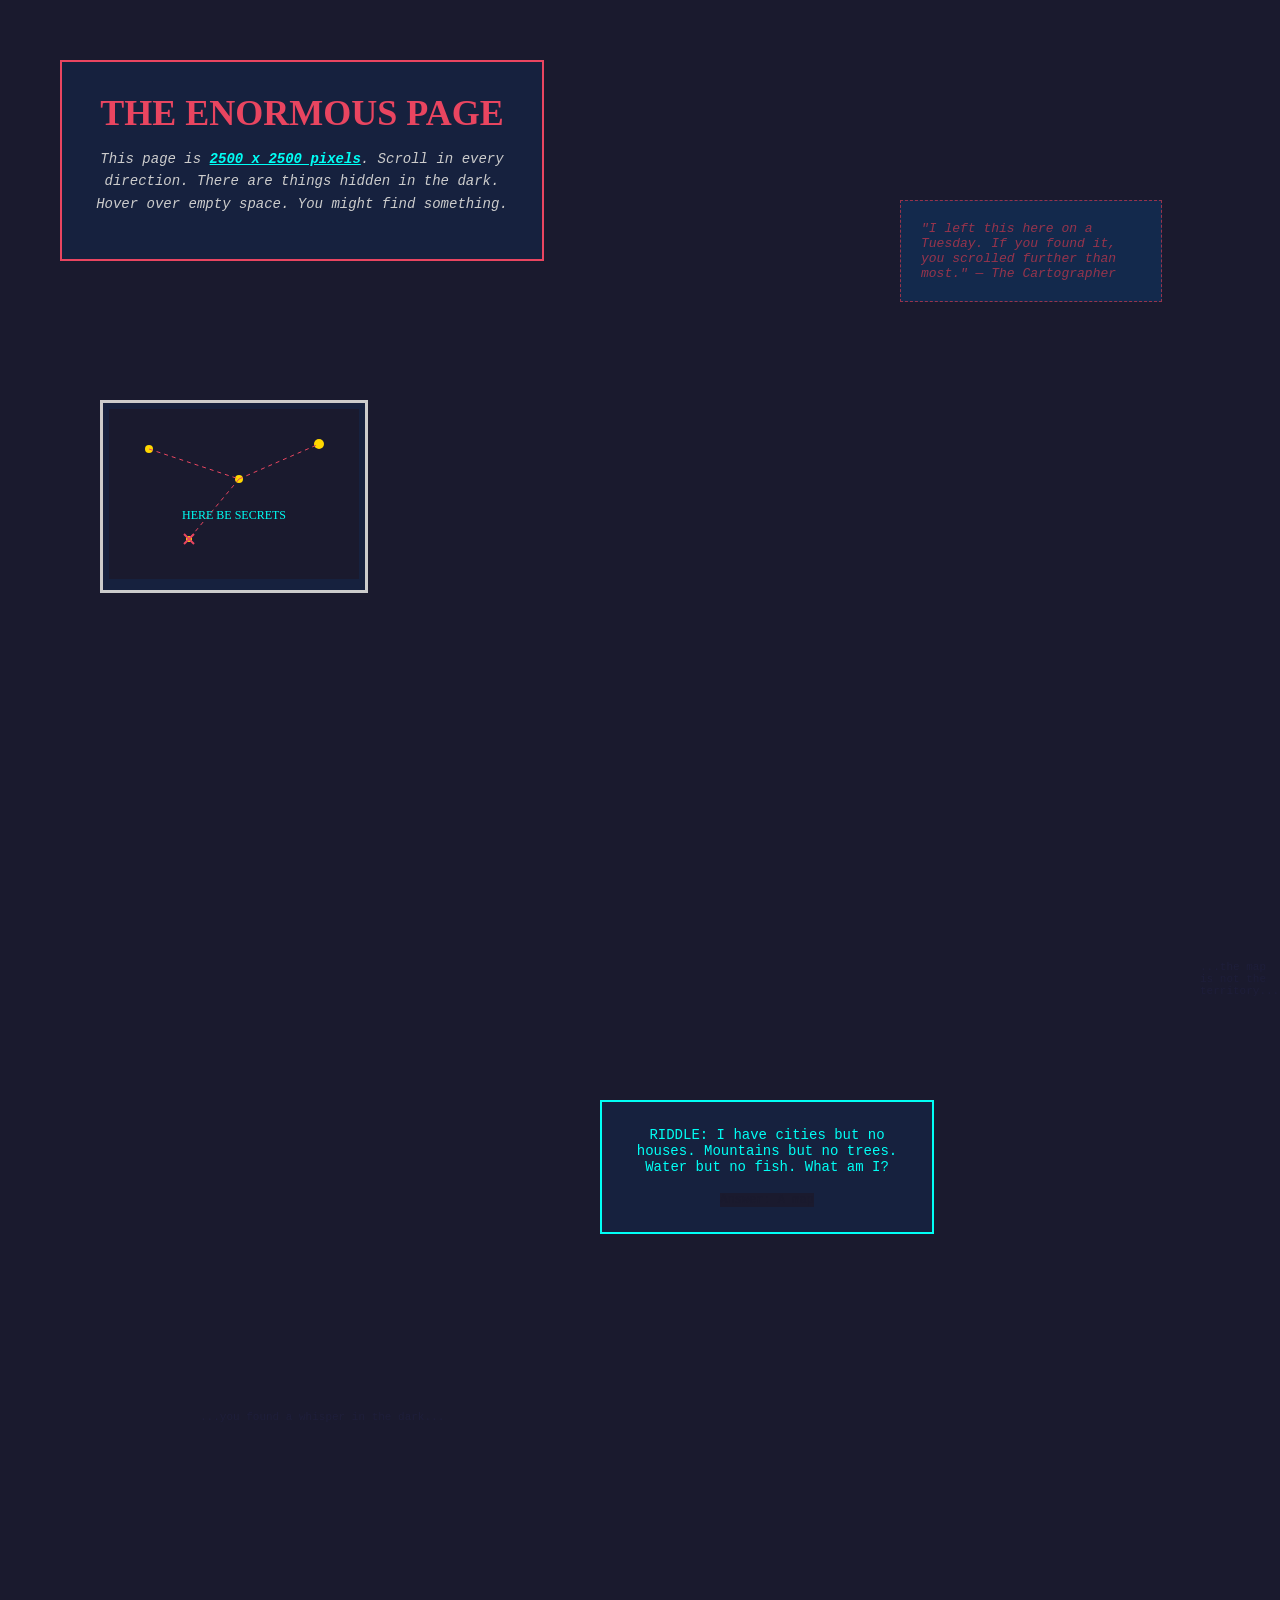
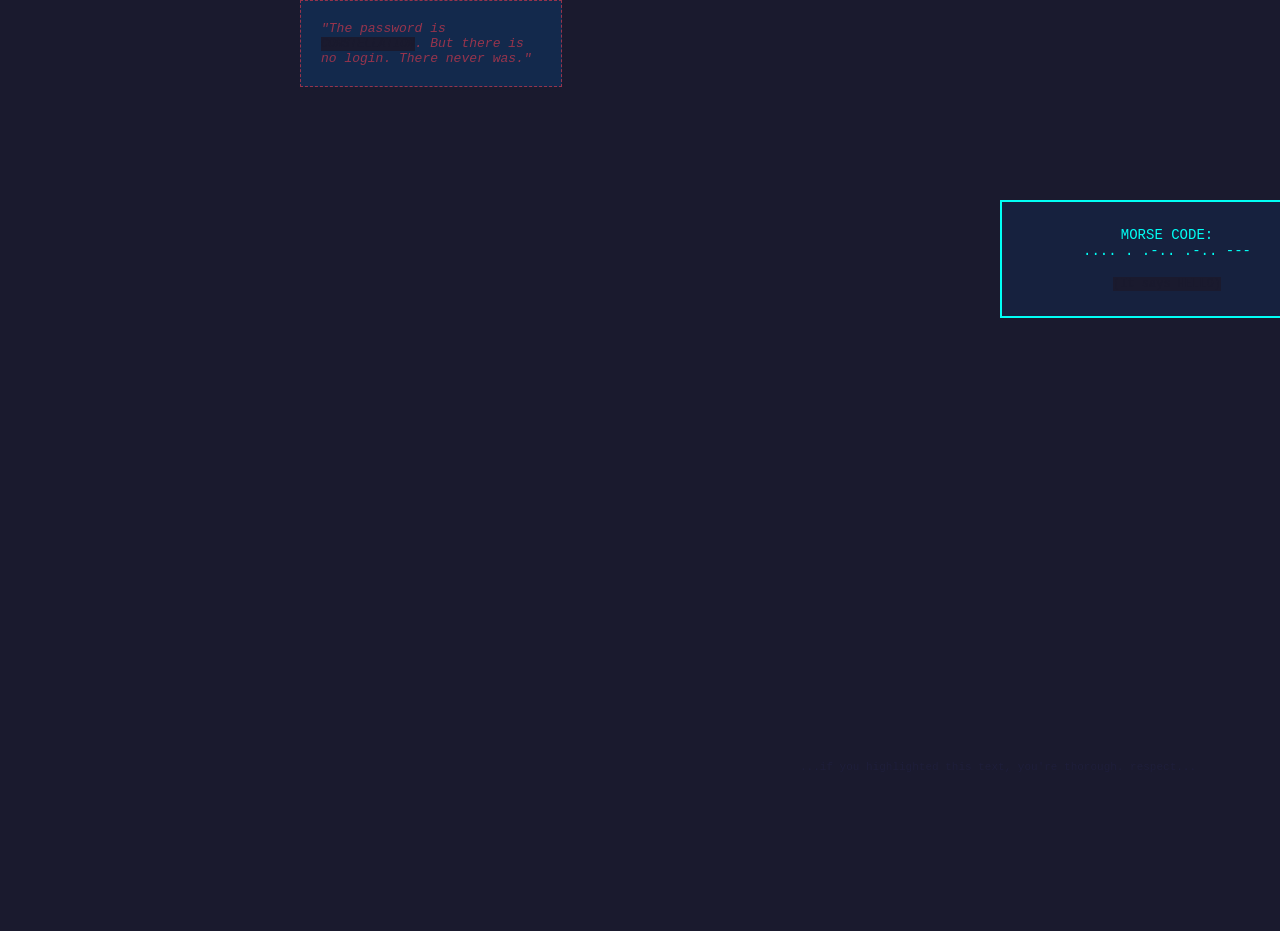
<file: bigwebsite/index.html>
<!DOCTYPE html>
<html lang="en">
<head>
  <meta charset="UTF-8">
  <title>The Enormous Page</title>
  <meta name="viewport" content="width=device-width,initial-scale=1">
  <link rel="stylesheet" href="css/style.css">
</head>
<body>

  <!-- Welcome box (ID styled) -->
  <div id="welcome">
    <h1>THE ENORMOUS PAGE</h1>
    <p>This page is <span class="glow">2500 x 2500 pixels</span>. 
       Scroll in every direction. There are things hidden in the dark. 
       Hover over empty space. You might find something.</p>
  </div>

  <!-- Image -->
  <div class="pic" style="top: 400px; left: 100px;">
    <img src="treasure-map.svg" alt="A mysterious star chart with dotted lines connecting golden dots">
  </div>

  <!-- Secret notes (class styled, scattered around) -->
  <div class="secret" style="top: 200px; left: 900px;">
    "I left this here on a Tuesday. If you found it, you scrolled 
    further than most." — The Cartographer
  </div>

  <div class="secret" style="top: 800px; left: 1800px;">
    "Not everything on this page means something. But the things 
    that do will stay with you."
  </div>

  <div class="secret" style="top: 1600px; left: 300px;">
    "The password is <span class="hidden-text">CONSTELLATION</span>. 
    But there is no login. There never was."
  </div>

  <div class="secret" style="top: 2100px; left: 1400px;">
    "You are now very far from where you started. Good."
  </div>

  <!-- Treasure boxes (class styled) -->
  <div class="treasure" style="top: 500px; left: 1500px;">
    ★ TREASURE ★<br>
    You found gold!<br>
    (It's metaphorical.)
  </div>

  <div class="treasure" style="top: 2200px; left: 2200px;">
    ★ FINAL TREASURE ★<br>
    You made it to the far corner. Nice work, explorer.
  </div>

  <!-- Note boxes (div styled with class) -->
  <div class="note-box" style="top: 1100px; left: 600px;">
    RIDDLE: I have cities but no houses. Mountains but no trees. 
    Water but no fish. What am I?<br><br>
    <span class="hidden-text">Answer: A map</span>
  </div>

  <div class="note-box" style="top: 700px; left: 2100px;">
    In the age before scrollbars, people believed the edge of the 
    screen was the edge of the world.
  </div>

  <div class="note-box" style="top: 1800px; left: 1000px;">
    MORSE CODE:<br>
    .... . .-.. .-.. ---<br><br>
    <span class="hidden-text">(It says HELLO)</span>
  </div>

  <!-- Hidden whispers — nearly invisible, scattered in the dark -->
  <p style="position: absolute; top: 1400px; left: 200px; font-size: 11px; color: #1e1e3a;">
    ...you found a whisper in the dark...
  </p>

  <p style="position: absolute; top: 950px; left: 1200px; font-size: 11px; color: #1e1e3a;">
    ...the map is not the territory...
  </p>

  <p style="position: absolute; top: 2350px; left: 800px; font-size: 11px; color: #1e1e3a;">
    ...if you highlighted this text, you're thorough. respect...
  </p>

  <p style="position: absolute; top: 2400px; left: 2400px; font-size: 10px; color: #1e1e3a;">
    You found the very last corner. There's nothing here. Except this.
  </p>

</body>
</html>
</file>
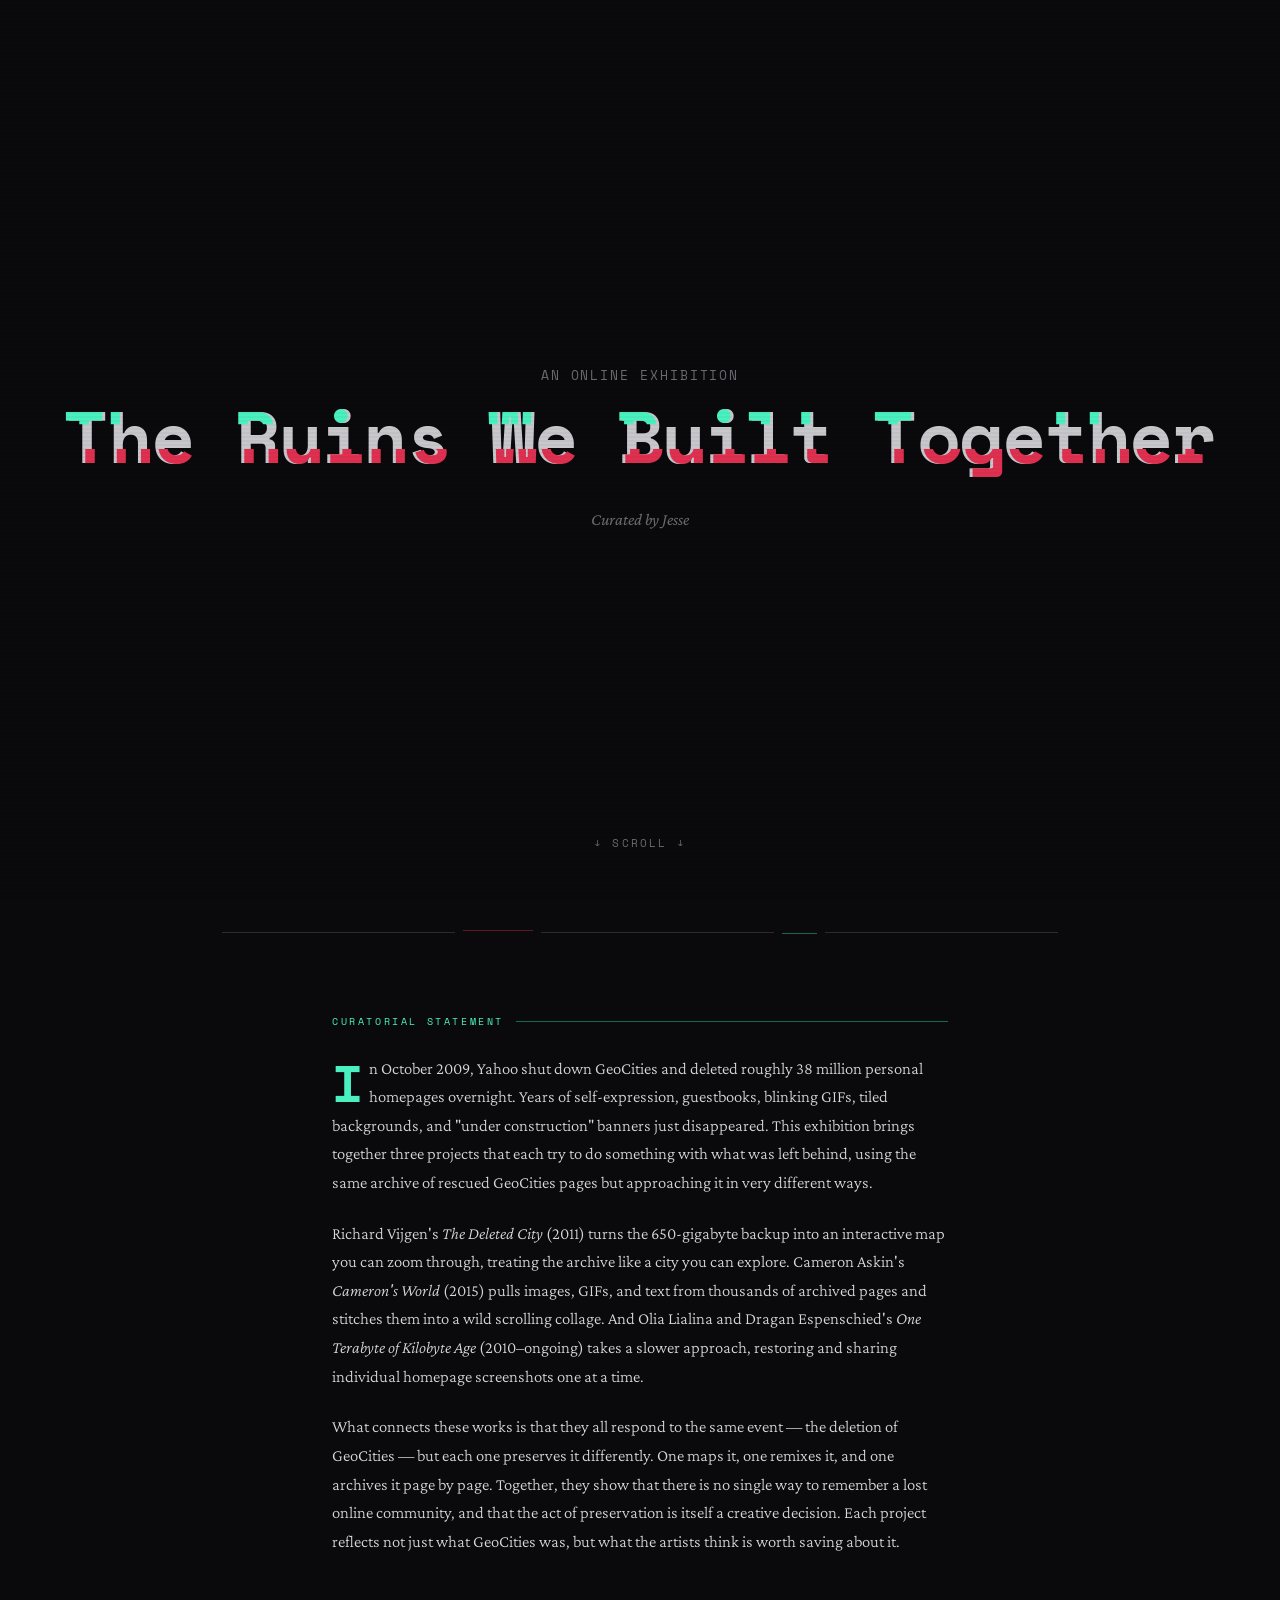
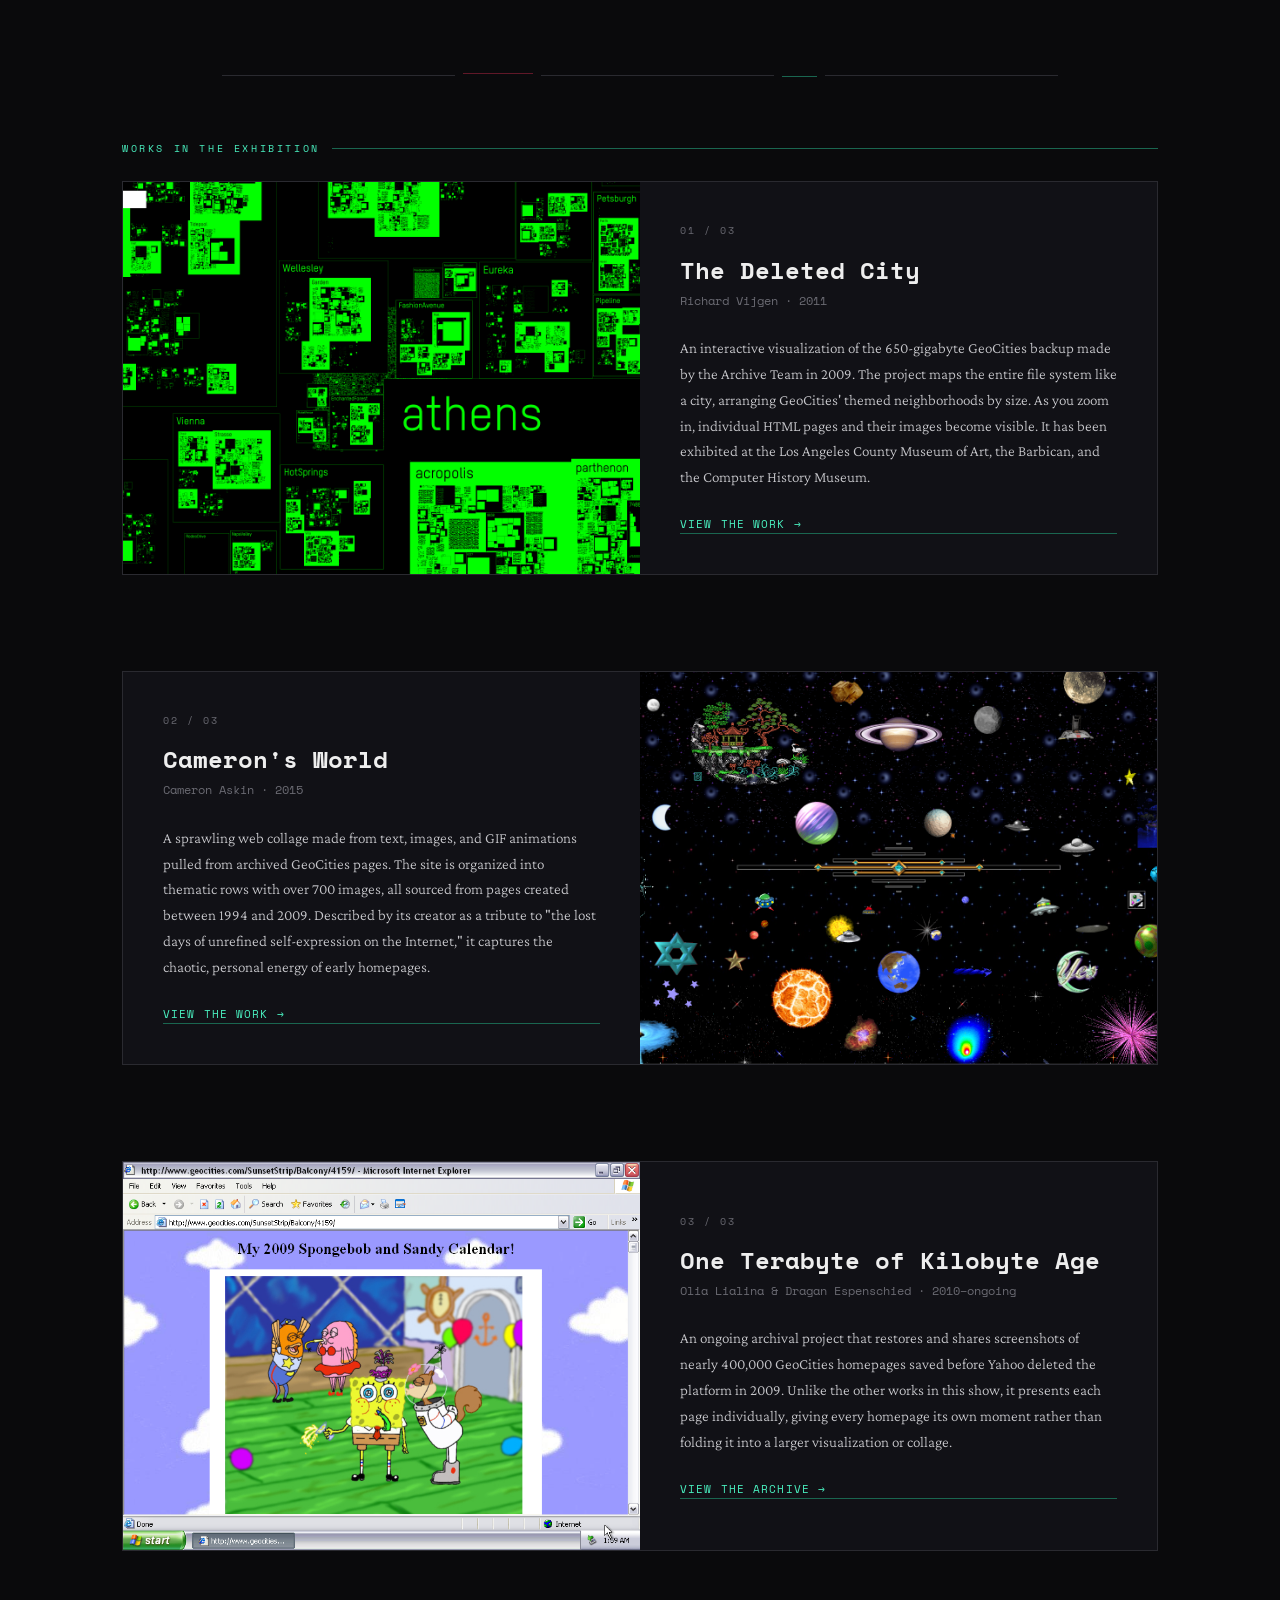
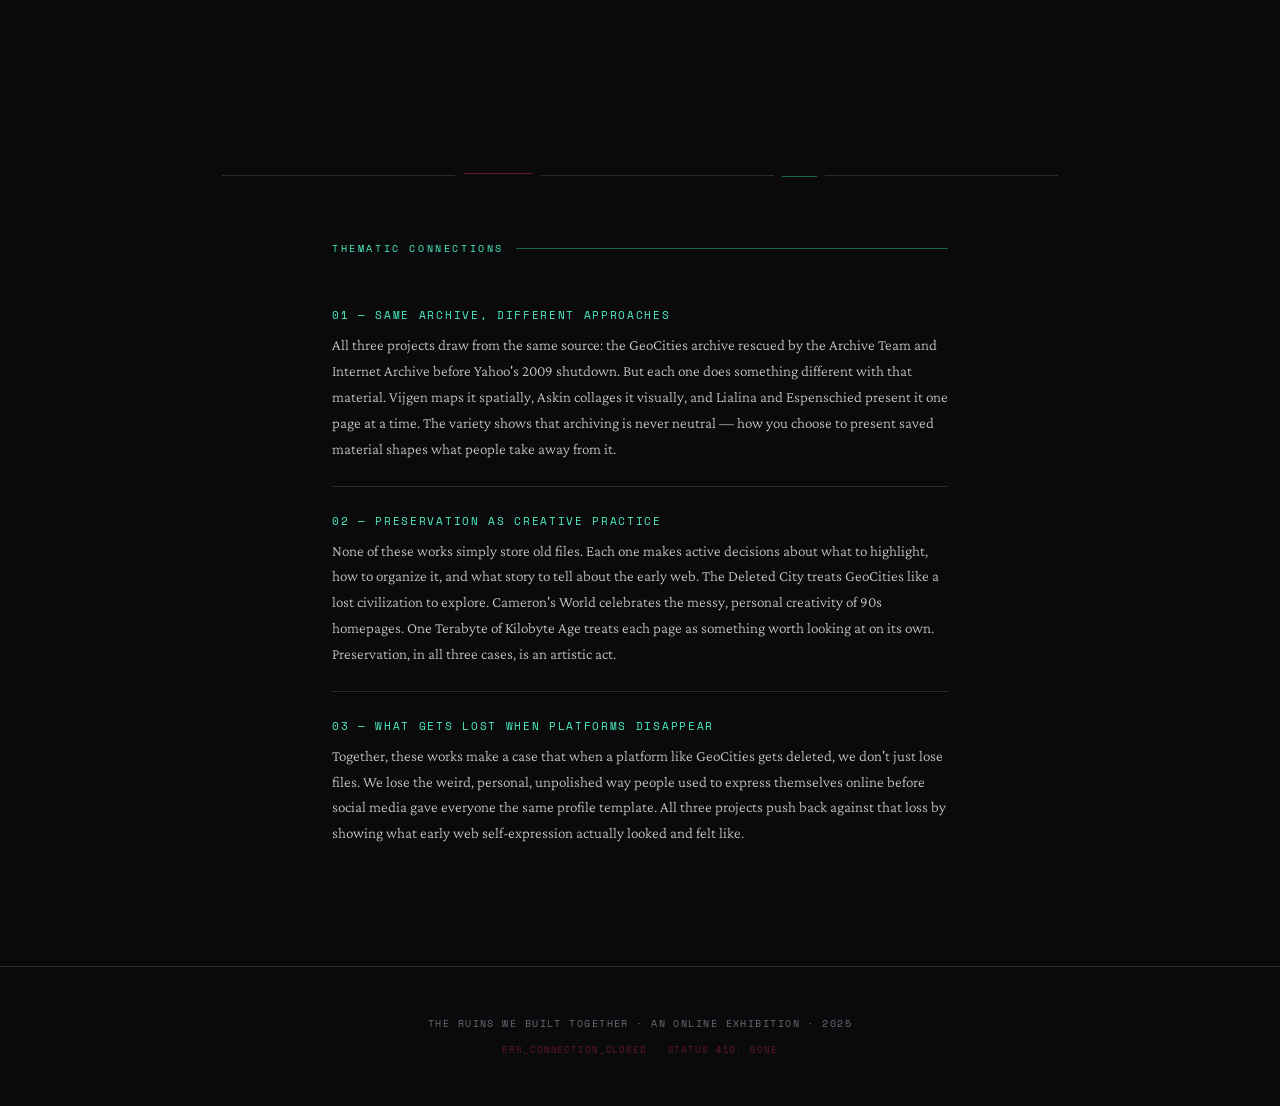
<file: exhibition/index.html>
<!DOCTYPE html>
<html lang="en">
<head>
  <meta charset="UTF-8">
  <meta name="viewport" content="width=device-width, initial-scale=1.0">
  <title>The Ruins We Built Together</title>
  <link href="https://fonts.googleapis.com/css2?family=Space+Mono:ital,wght@0,400;0,700;1,400&family=Crimson+Pro:ital,wght@0,300;0,400;0,600;1,300;1,400&display=swap" rel="stylesheet">
  <link rel="stylesheet" href="css/style.css">
</head>
<body>

  <!-- ==================== HERO ==================== -->
  <header class="hero">
    <p class="subtitle">An Online Exhibition</p>
    <h1 class="title-glitch" data-text="The Ruins We Built Together">The Ruins We Built Together</h1>
    <p class="curator">Curated by Jesse</p>
    <p class="scroll-hint">&darr; SCROLL &darr;</p>
  </header>

  <!-- ==================== CURATORIAL TEXT ==================== -->
  <div class="divider"><span></span><span></span><span></span><span></span><span></span></div>

  <section class="curatorial">
    <div class="section-label">Curatorial Statement</div>
    <p>In October 2009, Yahoo shut down GeoCities and deleted roughly 38 million personal homepages overnight. Years of self-expression, guestbooks, blinking GIFs, tiled backgrounds, and "under construction" banners just disappeared. This exhibition brings together three projects that each try to do something with what was left behind, using the same archive of rescued GeoCities pages but approaching it in very different ways.</p>
    <p>Richard Vijgen's <em>The Deleted City</em> (2011) turns the 650-gigabyte backup into an interactive map you can zoom through, treating the archive like a city you can explore. Cameron Askin's <em>Cameron's World</em> (2015) pulls images, GIFs, and text from thousands of archived pages and stitches them into a wild scrolling collage. And Olia Lialina and Dragan Espenschied's <em>One Terabyte of Kilobyte Age</em> (2010&ndash;ongoing) takes a slower approach, restoring and sharing individual homepage screenshots one at a time.</p>
    <p>What connects these works is that they all respond to the same event &mdash; the deletion of GeoCities &mdash; but each one preserves it differently. One maps it, one remixes it, and one archives it page by page. Together, they show that there is no single way to remember a lost online community, and that the act of preservation is itself a creative decision. Each project reflects not just what GeoCities was, but what the artists think is worth saving about it.</p>
  </section>

  <!-- ==================== WORKS ==================== -->
  <div class="divider"><span></span><span></span><span></span><span></span><span></span></div>

  <section class="works-section">
    <div class="section-label">Works in the Exhibition</div>

    <!-- WORK 1 -->
    <article class="work-card">
      <div class="work-visual">
        <img src="img/work1.png" alt="Screenshot of The Deleted City by Richard Vijgen">
      </div>
      <div class="work-info">
        <div class="work-number">01 / 03</div>
        <h2 class="work-title">The Deleted City</h2>
        <p class="work-meta">Richard Vijgen &middot; 2011</p>
        <p class="work-description">An interactive visualization of the 650-gigabyte GeoCities backup made by the Archive Team in 2009. The project maps the entire file system like a city, arranging GeoCities' themed neighborhoods by size. As you zoom in, individual HTML pages and their images become visible. It has been exhibited at the Los Angeles County Museum of Art, the Barbican, and the Computer History Museum.</p>
        <a class="work-link" href="https://deletedcity.net/" target="_blank" rel="noopener">View the work <span class="arrow">&rarr;</span></a>
      </div>
    </article>

    <!-- WORK 2 -->
    <article class="work-card">
      <div class="work-visual">
        <img src="img/work2.png" alt="Screenshot of Cameron's World by Cameron Askin">
      </div>
      <div class="work-info">
        <div class="work-number">02 / 03</div>
        <h2 class="work-title">Cameron's World</h2>
        <p class="work-meta">Cameron Askin &middot; 2015</p>
        <p class="work-description">A sprawling web collage made from text, images, and GIF animations pulled from archived GeoCities pages. The site is organized into thematic rows with over 700 images, all sourced from pages created between 1994 and 2009. Described by its creator as a tribute to "the lost days of unrefined self-expression on the Internet," it captures the chaotic, personal energy of early homepages.</p>
        <a class="work-link" href="https://www.cameronsworld.net/" target="_blank" rel="noopener">View the work <span class="arrow">&rarr;</span></a>
      </div>
    </article>

    <!-- WORK 3 -->
    <article class="work-card">
      <div class="work-visual">
        <img src="img/work3.png" alt="Screenshot of One Terabyte of Kilobyte Age by Olia Lialina and Dragan Espenschied">
      </div>
      <div class="work-info">
        <div class="work-number">03 / 03</div>
        <h2 class="work-title">One Terabyte of Kilobyte Age</h2>
        <p class="work-meta">Olia Lialina &amp; Dragan Espenschied &middot; 2010&ndash;ongoing</p>
        <p class="work-description">An ongoing archival project that restores and shares screenshots of nearly 400,000 GeoCities homepages saved before Yahoo deleted the platform in 2009. Unlike the other works in this show, it presents each page individually, giving every homepage its own moment rather than folding it into a larger visualization or collage.</p>
        <a class="work-link" href="https://blog.geocities.institute/" target="_blank" rel="noopener">View the archive <span class="arrow">&rarr;</span></a>
      </div>
    </article>
  </section>

  <!-- ==================== THEMATIC CONNECTIONS ==================== -->
  <div class="divider"><span></span><span></span><span></span><span></span><span></span></div>

  <section class="connections">
    <div class="section-label">Thematic Connections</div>

    <div class="connection-item">
      <div class="connection-label">01 &mdash; Same Archive, Different Approaches</div>
      <p class="connection-text">All three projects draw from the same source: the GeoCities archive rescued by the Archive Team and Internet Archive before Yahoo's 2009 shutdown. But each one does something different with that material. Vijgen maps it spatially, Askin collages it visually, and Lialina and Espenschied present it one page at a time. The variety shows that archiving is never neutral &mdash; how you choose to present saved material shapes what people take away from it.</p>
    </div>

    <div class="connection-item">
      <div class="connection-label">02 &mdash; Preservation as Creative Practice</div>
      <p class="connection-text">None of these works simply store old files. Each one makes active decisions about what to highlight, how to organize it, and what story to tell about the early web. The Deleted City treats GeoCities like a lost civilization to explore. Cameron's World celebrates the messy, personal creativity of 90s homepages. One Terabyte of Kilobyte Age treats each page as something worth looking at on its own. Preservation, in all three cases, is an artistic act.</p>
    </div>

    <div class="connection-item">
      <div class="connection-label">03 &mdash; What Gets Lost When Platforms Disappear</div>
      <p class="connection-text">Together, these works make a case that when a platform like GeoCities gets deleted, we don't just lose files. We lose the weird, personal, unpolished way people used to express themselves online before social media gave everyone the same profile template. All three projects push back against that loss by showing what early web self-expression actually looked and felt like.</p>
    </div>
  </section>

  <!-- ==================== FOOTER ==================== -->
  <footer>
    <p>THE RUINS WE BUILT TOGETHER &middot; AN ONLINE EXHIBITION &middot; 2025</p>
    <p class="error-code">ERR_CONNECTION_CLOSED &middot; STATUS 410: GONE</p>
  </footer>

</body>
</html>
</file>
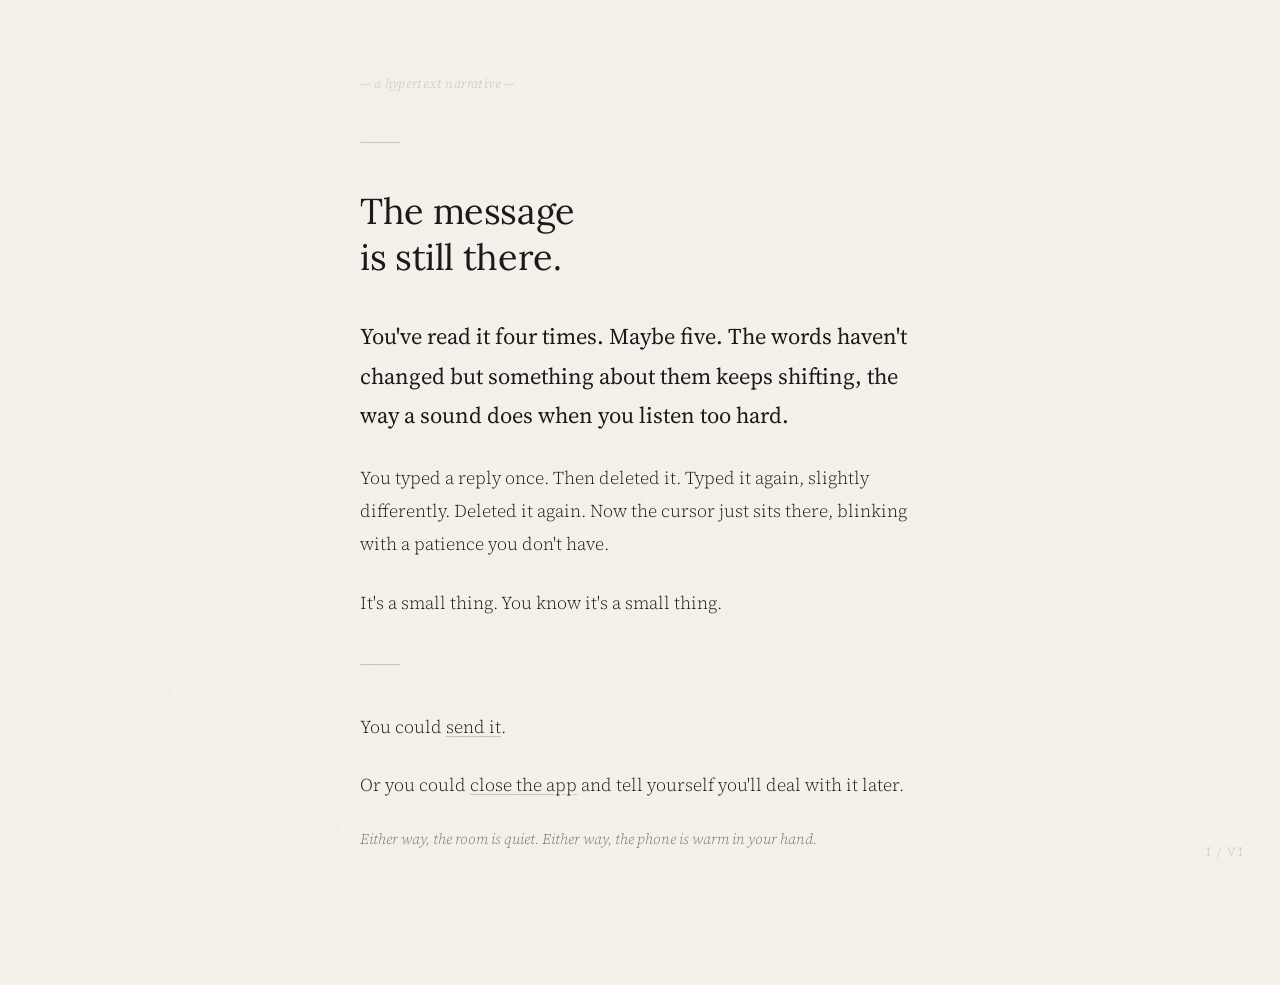
<file: hypertext/index.html>
<!DOCTYPE html>
<html lang="en">
<head>
  <meta charset="UTF-8">
  <meta name="viewport" content="width=device-width, initial-scale=1.0">
  <title>Still There — A Hypertext Narrative</title>
  <link rel="stylesheet" href="style.css">
</head>
<body>

  <div class="page">

    <p class="whisper">— a hypertext narrative —</p>

    <div class="rule"></div>

    <h1>The message<br>is still there.</h1>

    <p class="large">You've read it four times. Maybe five. The words haven't changed but something about them keeps shifting, the way a sound does when you listen too hard.</p>

    <p>You typed a reply once. Then deleted it. Typed it again, slightly differently. Deleted it again. Now the cursor just sits there, blinking with a patience you don't have.</p>

    <p>It's a small thing. You know it's a small thing.</p>

    <div class="rule"></div>

    <p>You could <a href="page2.html">send it</a>.</p>

    <p>Or you could <a href="page3.html">close the app</a> and tell yourself you'll deal with it later.</p>

    <p class="small">Either way, the room is quiet. Either way, the phone is warm in your hand.</p>

  </div>

  <span class="loc">i&nbsp;/&nbsp;vi</span>

</body>
</html>
</file>
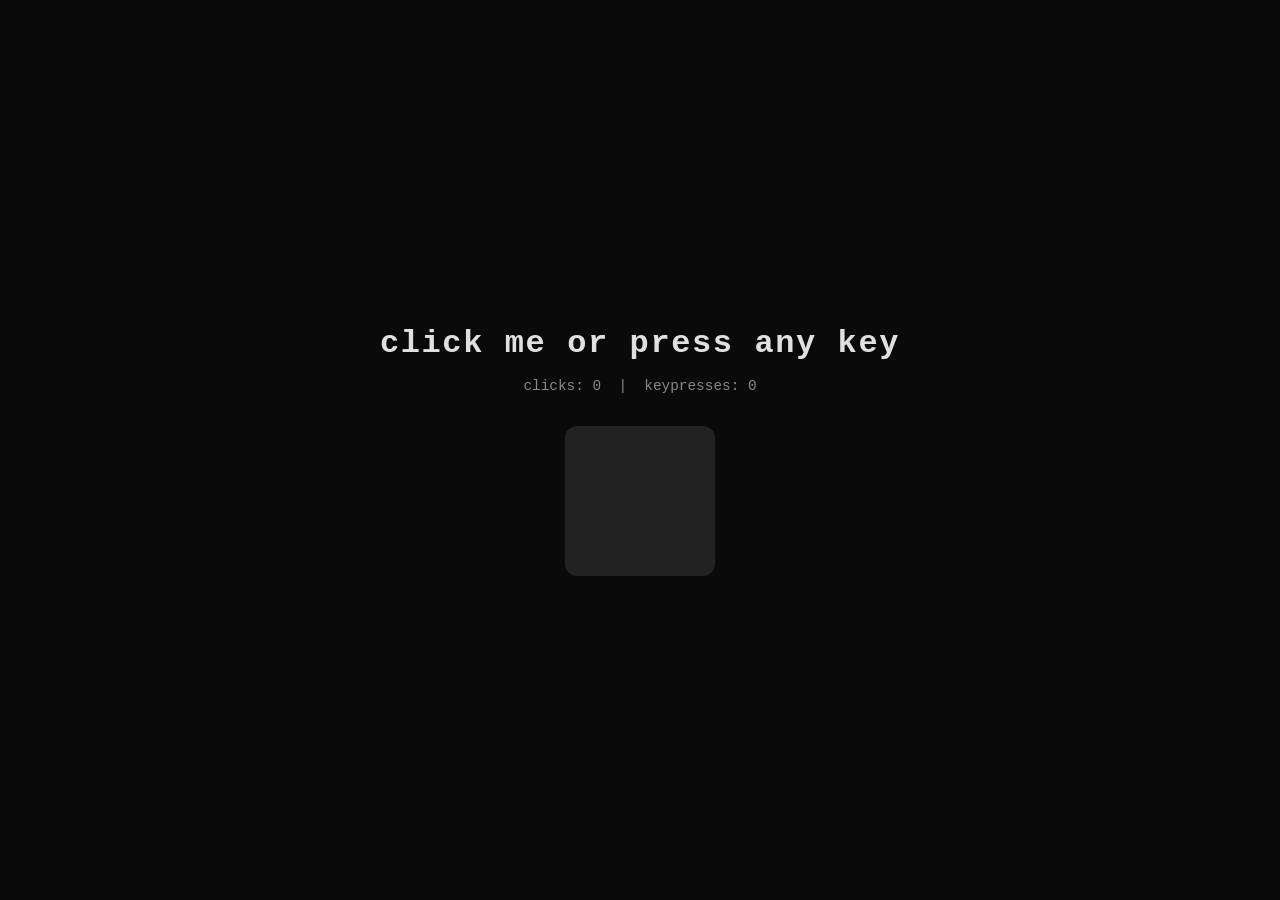
<file: jstest/index.html>
<!DOCTYPE html>
<html lang="en">
<head>
    <meta charset="UTF-8">
    <meta name="viewport" content="width=device-width, initial-scale=1.0">
    <title>JS Test</title>
    <link rel="stylesheet" href="css/style.css">
</head>
<body>
    <div class="container">
        <h1 id="heading">click me or press any key</h1>
        <p id="counter-text">clicks: 0 &nbsp;|&nbsp; keypresses: 0</p>
        <div id="box"></div>
    </div>

    <script src="js/script.js"></script>
</body>
</html>
</file>
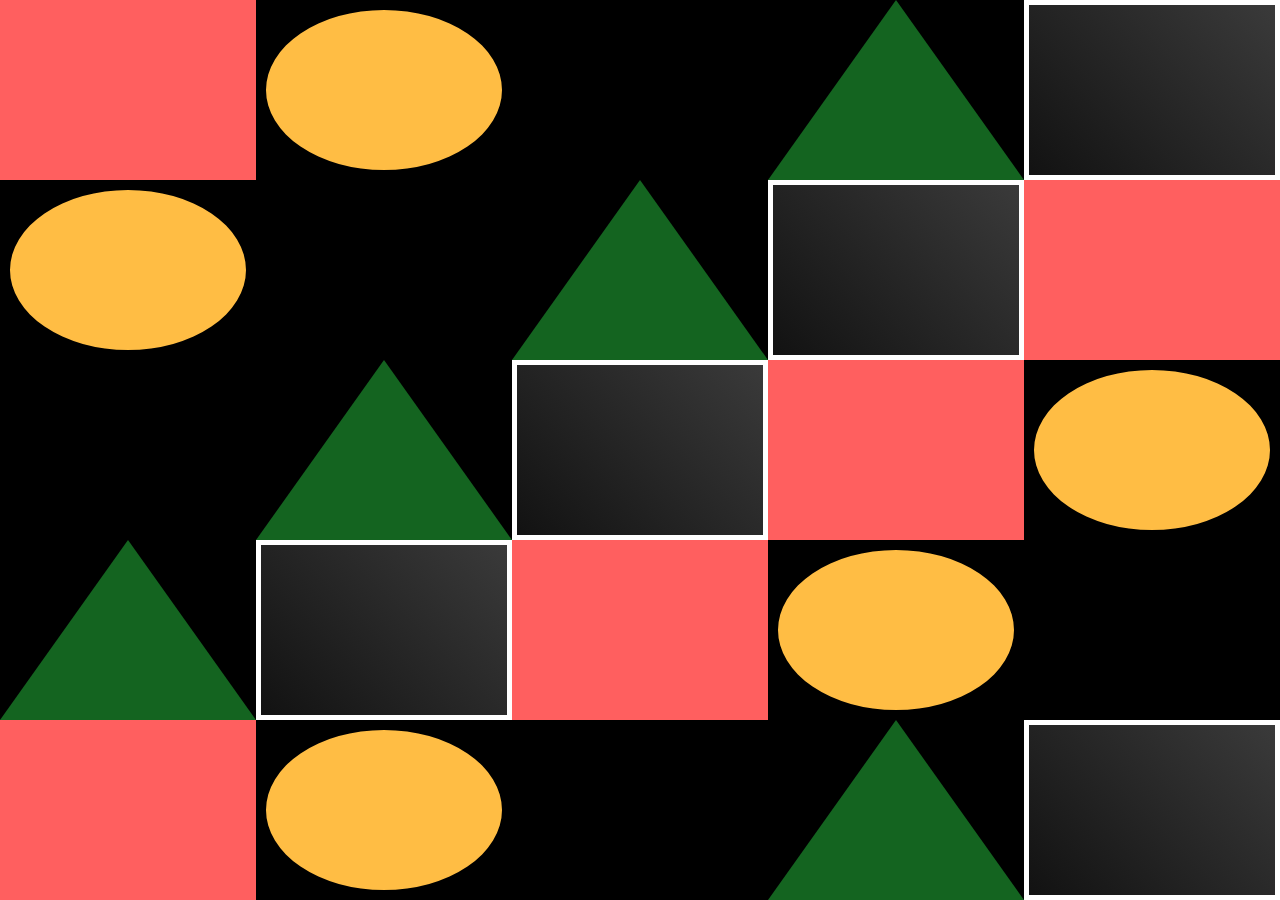
<file: quilt/index.html>
<!DOCTYPE html>
<html lang="en">
<head>
  <meta charset="UTF-8">
  <title>Geometric Quilt</title>
  <meta name="viewport" content="width=device-width,initial-scale=1">
  <link rel="stylesheet" href="css/style.css">
</head>
<body>
  <div class="quilt-container">
    <div class="shape type-a"></div>
    <div class="shape type-b"></div>
    <div class="shape type-c"></div>
    <div class="shape type-d"></div>
    <div class="shape type-e"></div>
    
    <div class="shape type-b"></div>
    <div class="shape type-c"></div>
    <div class="shape type-d"></div>
    <div class="shape type-e"></div>
    <div class="shape type-a"></div>

    <div class="shape type-c"></div>
    <div class="shape type-d"></div>
    <div class="shape type-e"></div>
    <div class="shape type-a"></div>
    <div class="shape type-b"></div>

    <div class="shape type-d"></div>
    <div class="shape type-e"></div>
    <div class="shape type-a"></div>
    <div class="shape type-b"></div>
    <div class="shape type-c"></div>

    <div class="shape type-a"></div>
    <div class="shape type-b"></div>
    <div class="shape type-c"></div>
    <div class="shape type-d"></div>
    <div class="shape type-e"></div>
  </div>
</body>
</html>
</file>
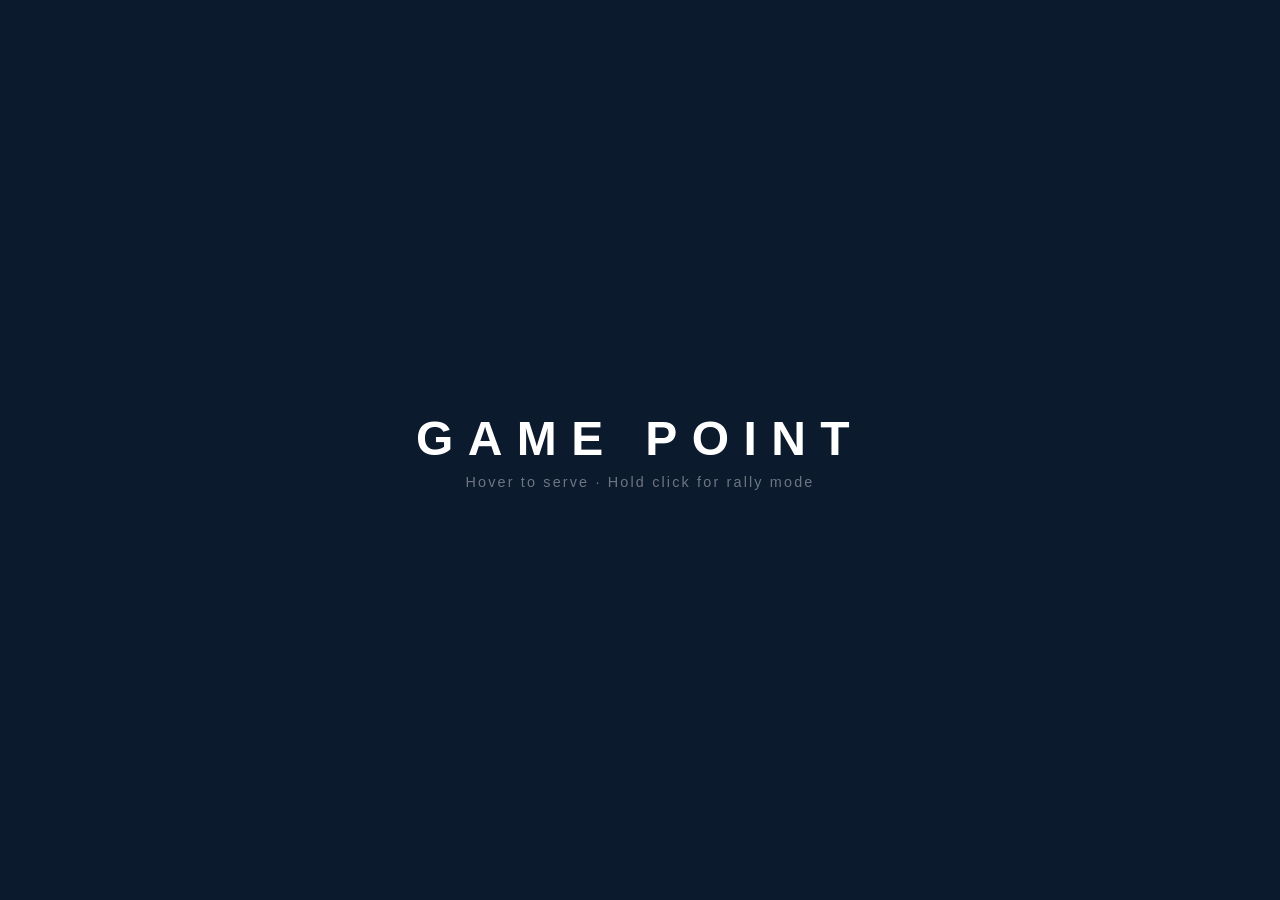
<file: screensaver/index.html>
<!DOCTYPE html>
<html lang="en">
<head>
  <meta charset="UTF-8">
  <meta name="viewport" content="width=device-width, initial-scale=1.0">
  <title>Volleyball Screensaver</title>
  <style>
    * {
      margin: 0;
      padding: 0;
      box-sizing: border-box;
    }

    body {
      background: #0c1a2e;
      height: 100vh;
      overflow: hidden;
      font-family: Arial, Helvetica, sans-serif;
      cursor: default;
    }

    .prompt {
      position: fixed;
      inset: 0;
      display: flex;
      flex-direction: column;
      align-items: center;
      justify-content: center;
      z-index: 10;
      opacity: 1;
      transition: opacity 1s ease-out;
      pointer-events: none;
    }

    .prompt h1 {
      font-size: 3rem;
      color: white;
      text-transform: uppercase;
      letter-spacing: 0.3em;
    }

    .prompt p {
      font-size: 0.9rem;
      color: rgba(255, 255, 255, 0.4);
      letter-spacing: 0.15em;
      margin-top: 0.5rem;
      animation: blink 2.5s ease-in-out infinite;
    }

    @keyframes blink {
      0%, 100% { opacity: 0.3; }
      50% { opacity: 0.9; }
    }

    /* Fade out prompt on hover */
    body:hover .prompt {
      opacity: 0;
    }

    /* === NET — stays in the middle === */
    .net {
      position: absolute;
      top: 50%;
      left: 5%;
      right: 5%;
      height: 60px;
      border-top: 3px solid rgba(255, 255, 255, 0.6);
      opacity: 0;
      transition: opacity 1.5s ease;
      background:
        repeating-linear-gradient(
          90deg,
          rgba(255, 255, 255, 0.12) 0px,
          rgba(255, 255, 255, 0.12) 1px,
          transparent 1px,
          transparent 25px
        ),
        repeating-linear-gradient(
          0deg,
          rgba(255, 255, 255, 0.08) 0px,
          rgba(255, 255, 255, 0.08) 1px,
          transparent 1px,
          transparent 15px
        );
    }

    body:hover .net {
      opacity: 1;
    }

    /* SHARED SHAPE STYLES */
    .ball {
      position: absolute;
      border-radius: 50%;
      background: radial-gradient(circle at 35% 35%, #fff 0%, #e8e0d0 100%);
      box-shadow:
        inset -3px -3px 8px rgba(0, 0, 0, 0.15),
        0 0 20px rgba(255, 255, 255, 0.1);
      opacity: 0;
      transition: opacity 1.2s ease;
      /* Paused until hover */
      animation-play-state: paused;
    }

    body:hover .ball {
      opacity: 1;
      animation-play-state: running;
    }

    /* BALL 1 — large, arcs like a serve*/
    .ball-1 {
      width: 80px;
      height: 80px;
      top: 30%;
      left: 10%;
      animation:
        arc-1 8s ease-in-out infinite,
        spin 4s linear infinite;
    }

    @keyframes arc-1 {
      0%   { transform: translate(0, 0); }
      25%  { transform: translate(25vw, -25vh); }
      50%  { transform: translate(55vw, 5vh); }
      75%  { transform: translate(30vw, -20vh); }
      100% { transform: translate(0, 0); }
    }

    @keyframes spin {
      to { rotate: 360deg; }
    }

    /* BALL 2 — medium, different path */
    .ball-2 {
      width: 50px;
      height: 50px;
      top: 65%;
      right: 15%;
      animation:
        arc-2 11s ease-in-out infinite,
        spin 6s linear infinite reverse;
    }

    @keyframes arc-2 {
      0%   { transform: translate(0, 0); }
      25%  { transform: translate(-30vw, -35vh); }
      50%  { transform: translate(-55vw, -5vh); }
      75%  { transform: translate(-20vw, -25vh); }
      100% { transform: translate(0, 0); }
    }

    /* BALL 3 — small */
    .ball-3 {
      width: 30px;
      height: 30px;
      top: 20%;
      right: 30%;
      animation:
        arc-3 14s ease-in-out infinite,
        spin 8s linear infinite;
    }

    @keyframes arc-3 {
      0%   { transform: translate(0, 0); }
      33%  { transform: translate(15vw, 40vh); }
      66%  { transform: translate(-20vw, 20vh); }
      100% { transform: translate(0, 0); }
    }

    /* SCORE TEXT — drifts across screen */
    .score {
      position: absolute;
      top: 15%;
      left: 55%;
      font-size: 3.5rem;
      font-weight: bold;
      letter-spacing: 0.1em;
      color: transparent;
      -webkit-text-stroke: 1.5px rgba(61, 160, 217, 0.3);
      opacity: 0;
      transition: opacity 1.5s ease;
      animation: drift 20s linear infinite paused;
    }

    body:hover .score {
      opacity: 1;
      animation-play-state: running;
    }

    @keyframes drift {
      0%   { transform: translate(0, 0); }
      25%  { transform: translate(-30vw, 25vh); }
      50%  { transform: translate(-15vw, 55vh); }
      75%  { transform: translate(-35vw, 20vh); }
      100% { transform: translate(0, 0); }
    }

    /* COURT OUTLINE — floating rectangle */
    .court {
      position: absolute;
      bottom: 15%;
      left: 8%;
      width: 160px;
      height: 100px;
      border: 2px solid rgba(255, 107, 43, 0.25);
      opacity: 0;
      transition: opacity 1.5s ease;
      animation: court-move 18s linear infinite paused;
    }

    /* Center line via pseudo-element */
    .court::before {
      content: '';
      position: absolute;
      left: 50%;
      top: 0;
      width: 2px;
      height: 100%;
      background: rgba(255, 107, 43, 0.2);
    }

    body:hover .court {
      opacity: 1;
      animation-play-state: running;
    }

    @keyframes court-move {
      0%   { transform: translate(0, 0) rotate(0deg); }
      50%  { transform: translate(50vw, -30vh) rotate(5deg); }
      100% { transform: translate(0, 0) rotate(0deg); }
    }

    /* active STATE — hold click for turbo */
    body:active .ball-1 { animation-duration: 3s, 1.5s; }
    body:active .ball-2 { animation-duration: 4s, 2s; }
    body:active .ball-3 { animation-duration: 5s, 2.5s; }
    body:active .score   { animation-duration: 7s; }
    body:active .court   { animation-duration: 6s; }

    /* :nth-of-type — unique glow per corner */
    .corner {
      position: fixed;
      width: 40px;
      height: 40px;
      border-color: rgba(255, 255, 255, 0.05);
      border-style: solid;
      border-width: 0;
      opacity: 0;
      transition: opacity 1.5s ease, border-color 0.4s ease;
    }

    body:hover .corner { opacity: 1; }

    .corner:nth-of-type(1) { top: 12px; left: 12px; border-top-width: 2px; border-left-width: 2px; }
    .corner:nth-of-type(2) { top: 12px; right: 12px; border-top-width: 2px; border-right-width: 2px; }
    .corner:nth-of-type(3) { bottom: 12px; left: 12px; border-bottom-width: 2px; border-left-width: 2px; }
    .corner:nth-of-type(4) { bottom: 12px; right: 12px; border-bottom-width: 2px; border-right-width: 2px; }

    .corner:nth-of-type(1):hover { border-color: #3da0d9; }
    .corner:nth-of-type(2):hover { border-color: #ff6b2b; }
    .corner:nth-of-type(3):hover { border-color: #f5deb3; }
    .corner:nth-of-type(4):hover { border-color: #e74c3c; }
  </style>
</head>
<body>

  <!-- Prompt text -->
  <div class="prompt">
    <h1>Game Point</h1>
    <p>Hover to serve · Hold click for rally mode</p>
  </div>

  <!-- Corner brackets -->
  <div class="corner"></div>
  <div class="corner"></div>
  <div class="corner"></div>
  <div class="corner"></div>

  <!-- Net -->
  <div class="net"></div>

  <!-- Volleyballs -->
  <div class="ball ball-1"></div>
  <div class="ball ball-2"></div>
  <div class="ball ball-3"></div>

  <!-- Floating score -->
  <div class="score">25 – 23</div>

  <!-- Court outline -->
  <div class="court"></div>

</body>
</html>
</file>
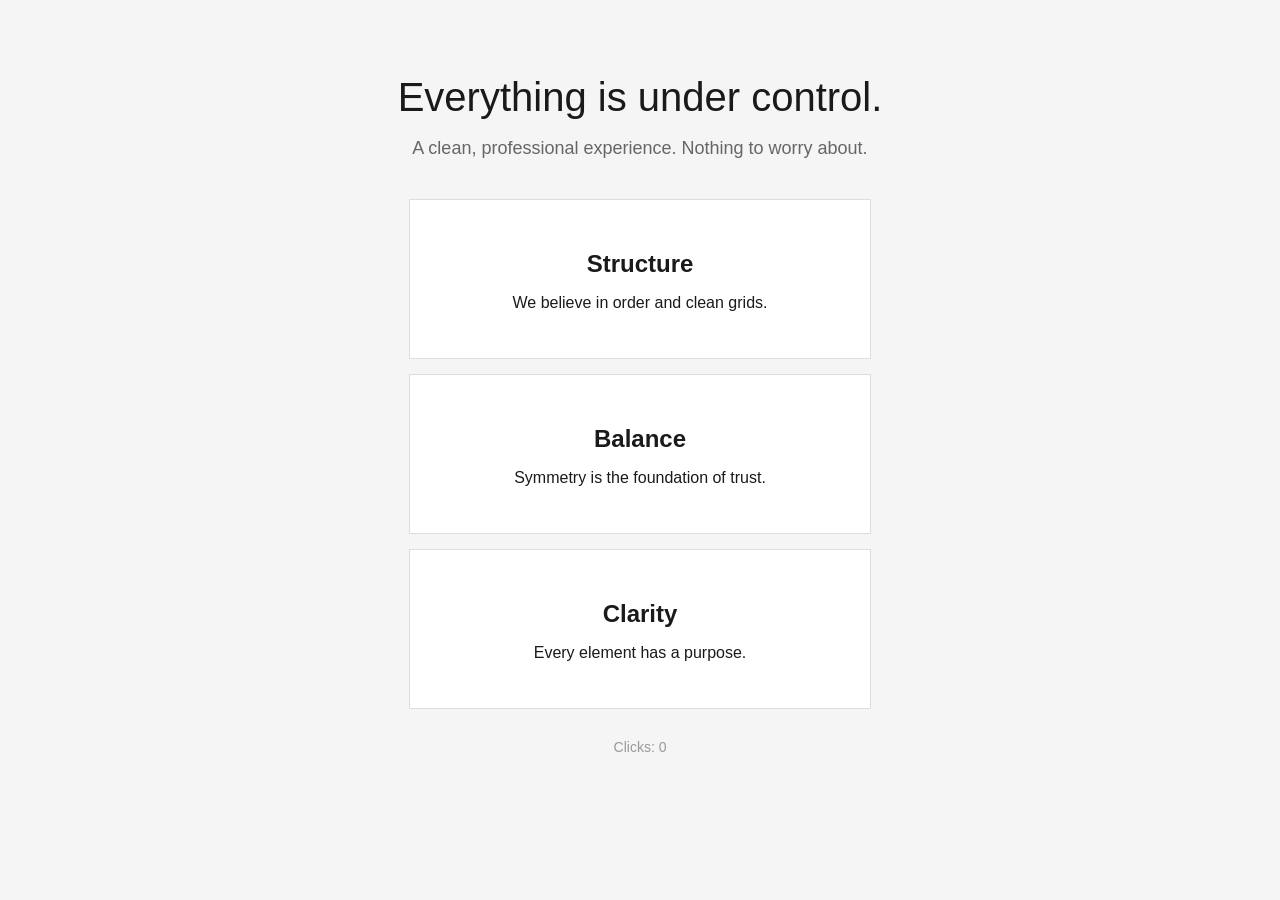
<file: transformation/index.html>
<!DOCTYPE html>
<html lang="en">
<head>
    <meta charset="UTF-8">
    <meta name="viewport" content="width=device-width, initial-scale=1.0">
    <title>Order & Chaos</title>
    <link rel="stylesheet" href="css/style.css">
</head>
<body>

    <h1 id="headline">Everything is under control.</h1>
    <p id="subtext">A clean, professional experience. Nothing to worry about.</p>

    <div id="box1" class="box">
        <h2>Structure</h2>
        <p>We believe in order and clean grids.</p>
    </div>

    <div id="box2" class="box">
        <h2>Balance</h2>
        <p>Symmetry is the foundation of trust.</p>
    </div>

    <div id="box3" class="box">
        <h2>Clarity</h2>
        <p>Every element has a purpose.</p>
    </div>

    <p id="counter">Clicks: 0</p>

    <script src="js/script.js"></script>
</body>
</html>
</file>
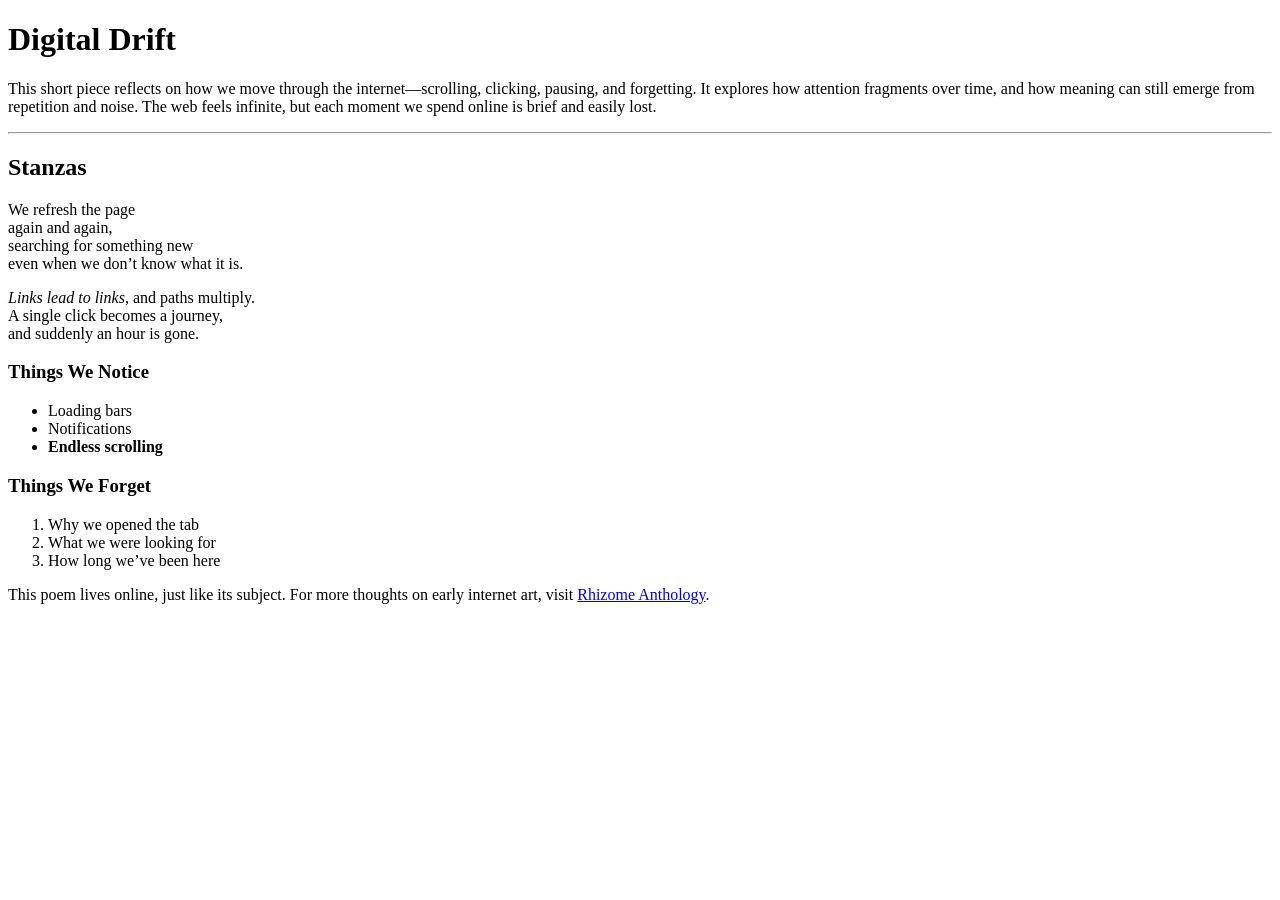
<file: poem.html>
<!DOCTYPE html>
<html lang="en">
<head>
  <meta charset="UTF-8">
  <title>Digital Drift</title>
  <meta name="viewport" content="width=device-width, initial-scale=1">
</head>

<body>

  <h1>Digital Drift</h1>

  <p>
    This short piece reflects on how we move through the internet—scrolling,
    clicking, pausing, and forgetting. It explores how attention fragments
    over time, and how meaning can still emerge from repetition and noise.
    The web feels infinite, but each moment we spend online is brief&nbsp;and
    easily lost.
  </p>

  <hr>

  <h2>Stanzas</h2>

  <p>
    We refresh the page<br>
    again and again,<br>
    searching for something new<br>
    even when we don’t know what it is.
  </p>

  <p>
    <em>Links lead to links</em>, and paths multiply.<br>
    A single click becomes a journey,<br>
    and suddenly an hour is gone.
  </p>

  <h3>Things We Notice</h3>

  <ul>
    <li>Loading bars</li>
    <li>Notifications</li>
    <li><strong>Endless scrolling</strong></li>
  </ul>

  <h3>Things We Forget</h3>

  <ol>
    <li>Why we opened the tab</li>
    <li>What we were looking for</li>
    <li>How long we’ve been here</li>
  </ol>

  <p>
    This poem lives online, just like its subject.
    For more thoughts on early internet art, visit
    <a href="https://anthology.rhizome.org" target="_blank">Rhizome Anthology</a>.
  </p>

</body>
</html>
</file>
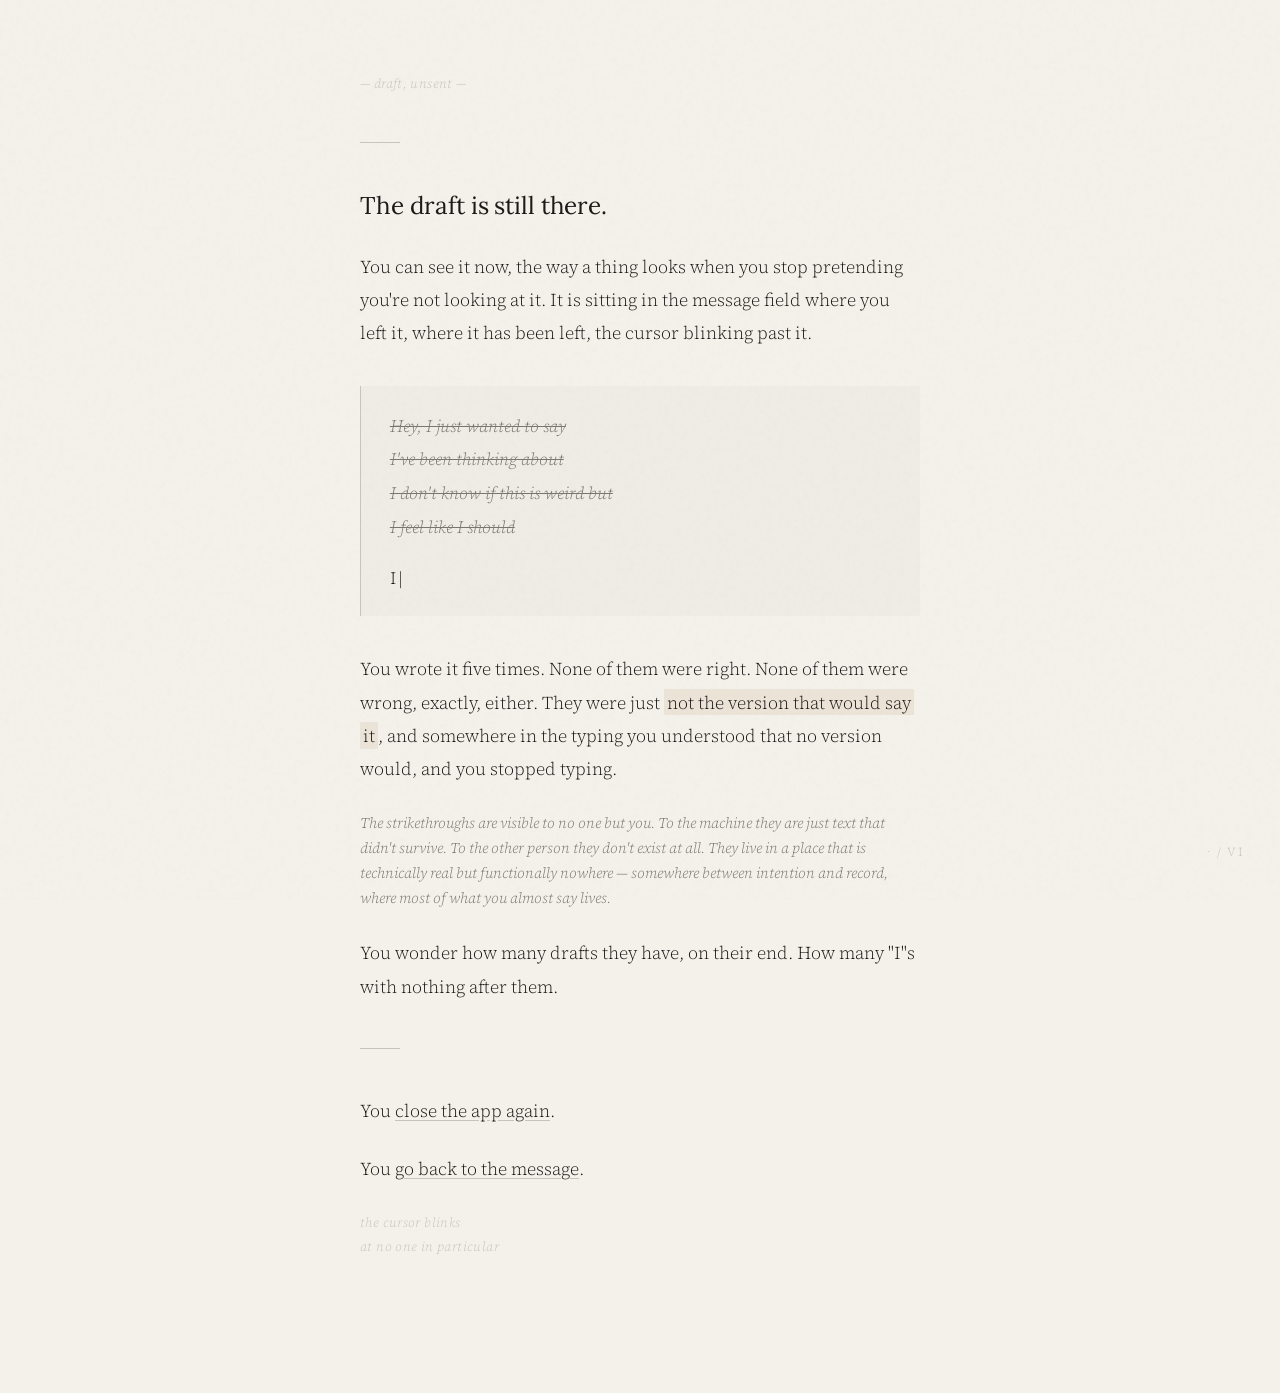
<file: hypertext/draft.html>
<!DOCTYPE html>
<html lang="en">
<head>
  <meta charset="UTF-8">
  <meta name="viewport" content="width=device-width, initial-scale=1.0">
  <title>Draft — Still There</title>
  <link rel="stylesheet" href="style.css">
</head>
<body>

  <div class="page">

    <p class="whisper">— draft, unsent —</p>

    <div class="rule"></div>

    <h2>The draft is still there.</h2>

    <p>You can see it now, the way a thing looks when you stop pretending you're not looking at it. It is sitting in the message field where you left it, where it has been left, the cursor blinking past it.</p>

    <div class="draft-box" aria-label="unsent message">
      <p class="draft-line"><s>Hey, I just wanted to say</s></p>
      <p class="draft-line"><s>I've been thinking about</s></p>
      <p class="draft-line"><s>I don't know if this is weird but</s></p>
      <p class="draft-line"><s>I feel like I should</s></p>
      <p class="draft-line draft-line--final">I<span class="draft-cursor" aria-hidden="true">|</span></p>
    </div>

    <p>You wrote it five times. None of them were right. None of them were wrong, exactly, either. They were just <mark>not the version that would say it</mark>, and somewhere in the typing you understood that no version would, and you stopped typing.</p>

    <p class="small">The strikethroughs are visible to no one but you. To the machine they are just text that didn't survive. To the other person they don't exist at all. They live in a place that is technically real but functionally nowhere — somewhere between intention and record, where most of what you almost say lives.</p>

    <p>You wonder how many drafts they have, on their end. How many "I"s with nothing after them.</p>

    <div class="rule"></div>

    <p>You <a href="page3.html">close the app again</a>.</p>

    <p>You <a href="index.html">go back to the message</a>.</p>

    <p class="whisper">the cursor blinks<br>at no one in particular</p>

  </div>

  <span class="loc">·&nbsp;/&nbsp;vi</span>

</body>
</html>
</file>
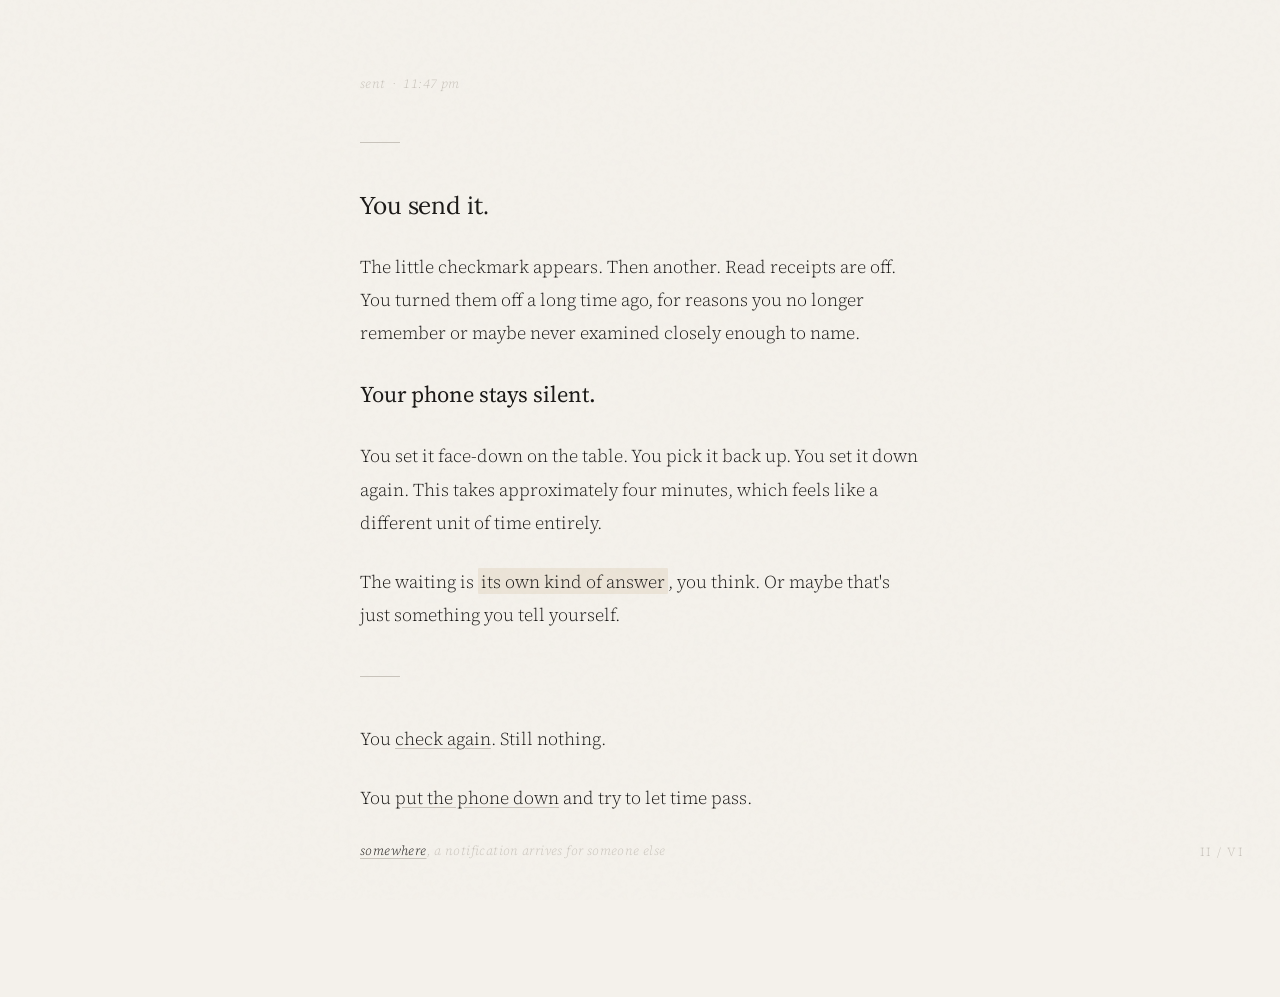
<file: hypertext/page2.html>
<!DOCTYPE html>
<html lang="en">
<head>
  <meta charset="UTF-8">
  <meta name="viewport" content="width=device-width, initial-scale=1.0">
  <title>Sent — Still There</title>
  <link rel="stylesheet" href="style.css">
</head>
<body>

  <div class="page">

    <p class="whisper">sent&nbsp;&nbsp;·&nbsp;&nbsp;11:47 pm</p>

    <div class="rule"></div>

    <h2>You send it.</h2>

    <p>The little checkmark appears. Then another. Read receipts are off. You turned them off a long time ago, for reasons you no longer remember or maybe never examined closely enough to name.</p>

    <p class="large">Your phone stays silent.</p>

    <p>You set it face-down on the table. You pick it back up. You set it down again. This takes approximately four minutes, which feels like a different unit of time entirely.</p>

    <p>The waiting is <mark>its own kind of answer</mark>, you think. Or maybe that's just something you tell yourself.</p>

    <div class="rule"></div>

    <p>You <a href="page4.html">check again</a>. Still nothing.</p>

    <p>You <a href="page5.html">put the phone down</a> and try to let time pass.</p>

    <p class="whisper"><a href="somewhere.html">somewhere</a>, a notification arrives for someone else</p>

  </div>

  <span class="loc">ii&nbsp;/&nbsp;vi</span>

</body>
</html>
</file>
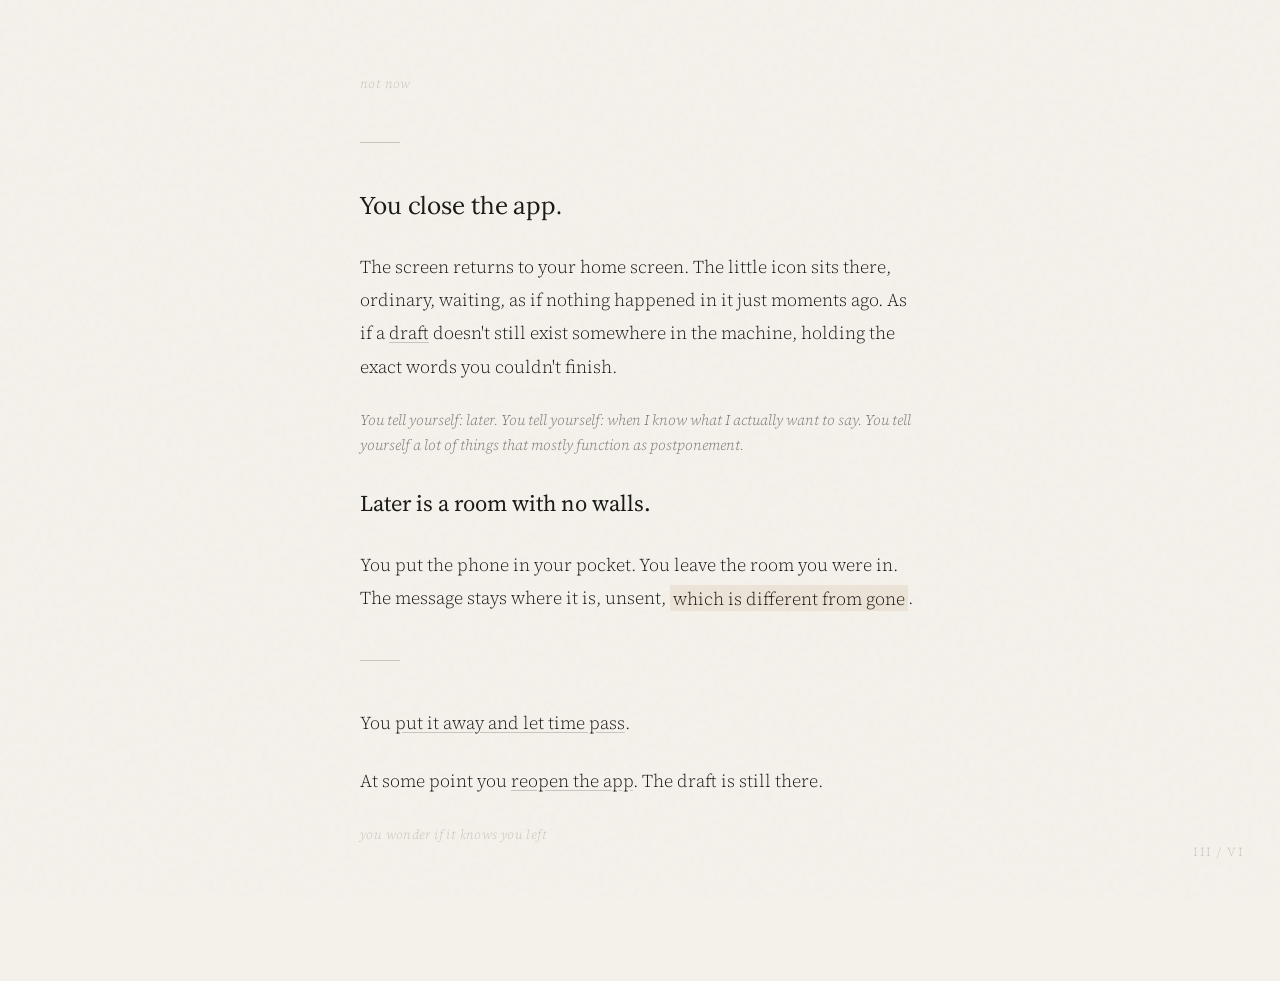
<file: hypertext/page3.html>
<!DOCTYPE html>
<html lang="en">
<head>
  <meta charset="UTF-8">
  <meta name="viewport" content="width=device-width, initial-scale=1.0">
  <title>Later — Still There</title>
  <link rel="stylesheet" href="style.css">
</head>
<body>

  <div class="page">

    <p class="whisper">not now</p>

    <div class="rule"></div>

    <h2>You close the app.</h2>

    <p>The screen returns to your home screen. The little icon sits there, ordinary, waiting, as if nothing happened in it just moments ago. As if a <a href="draft.html">draft</a> doesn't still exist somewhere in the machine, holding the exact words you couldn't finish.</p>

    <p class="small">You tell yourself: later. You tell yourself: when I know what I actually want to say. You tell yourself a lot of things that mostly function as postponement.</p>

    <p class="large">Later is a room with no walls.</p>

    <p>You put the phone in your pocket. You leave the room you were in. The message stays where it is, unsent, <mark>which is different from gone</mark>.</p>

    <div class="rule"></div>

    <p>You <a href="page5.html">put it away and let time pass</a>.</p>

    <p>At some point you <a href="index.html">reopen the app</a>. The draft is still there.</p>

    <p class="whisper">you wonder if it knows you left</p>

  </div>

  <span class="loc">iii&nbsp;/&nbsp;vi</span>

</body>
</html>
</file>
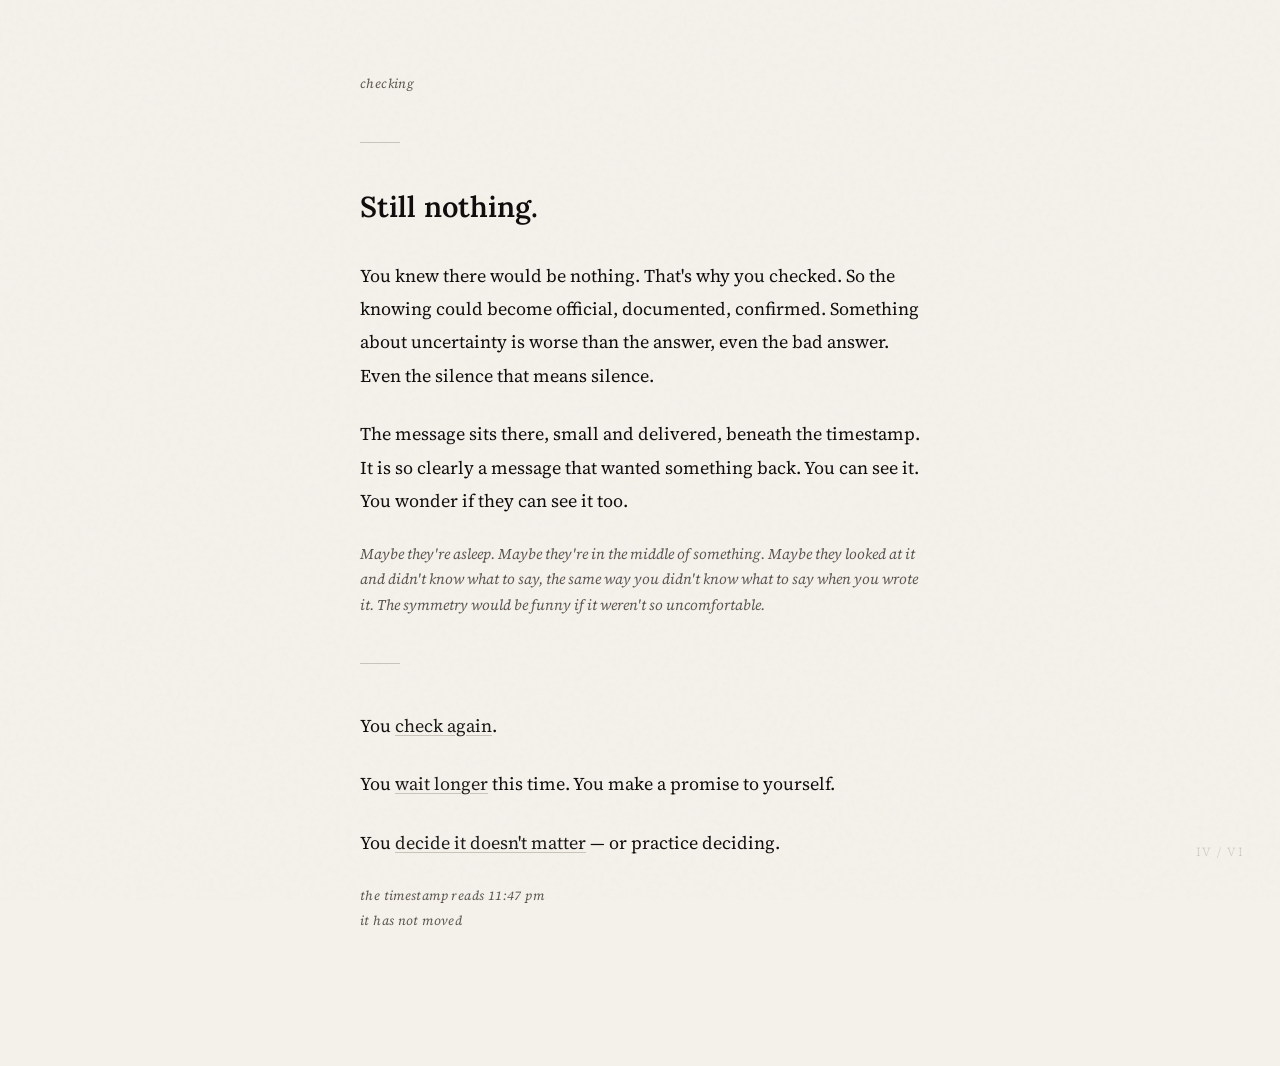
<file: hypertext/page4.html>
<!DOCTYPE html>
<html lang="en">
<head>
  <meta charset="UTF-8">
  <meta name="viewport" content="width=device-width, initial-scale=1.0">
  <title>Still Nothing — Still There</title>
  <link rel="stylesheet" href="style.css">
</head>
<body>

  <div class="page page--checking">

    <p class="whisper">checking</p>

    <div class="rule"></div>

    <p class="loud">Still nothing.</p>

    <p>You knew there would be nothing. That's why you checked. So the knowing could become official, documented, confirmed. Something about uncertainty is worse than the answer, even the bad answer. Even the silence that means silence.</p>

    <p>The message sits there, small and delivered, beneath the timestamp. It is so clearly a message that wanted something back. You can see it. You wonder if they can see it too.</p>

    <p class="small">Maybe they're asleep. Maybe they're in the middle of something. Maybe they looked at it and didn't know what to say, the same way you didn't know what to say when you wrote it. The symmetry would be funny if it weren't so uncomfortable.</p>

    <div class="rule"></div>

    <p>You <a href="page4.html">check again</a>.</p>

    <p>You <a href="page5.html">wait longer</a> this time. You make a promise to yourself.</p>

    <p>You <a href="page6.html">decide it doesn't matter</a> — or practice deciding.</p>

    <p class="whisper">the timestamp reads <span id="timestamp">11:47 pm</span><br><span id="timeNote">it has not moved</span></p>

  </div>

  <span class="loc">iv&nbsp;/&nbsp;vi</span>

  <script>
    // The page remembers how many times you have come back to it.
    // Each return makes it visibly fainter, and the timestamp drifts forward.
    (function () {
      const KEY_CHECKS = 'stillthere_checks';
      const KEY_ELAPSED = 'stillthere_elapsed';

      // Storage with fallback: try localStorage, fall back to sessionStorage,
      // fall back to a window-level object so the script never silently fails.
      let store;
      try {
        localStorage.setItem('__stillthere_test', '1');
        localStorage.removeItem('__stillthere_test');
        store = localStorage;
      } catch (e) {
        try {
          sessionStorage.setItem('__stillthere_test', '1');
          sessionStorage.removeItem('__stillthere_test');
          store = sessionStorage;
        } catch (e2) {
          window.__stillthereStore = window.__stillthereStore || {};
          store = {
            getItem: (k) => window.__stillthereStore[k] || null,
            setItem: (k, v) => { window.__stillthereStore[k] = v; },
            removeItem: (k) => { delete window.__stillthereStore[k]; }
          };
        }
      }

      let checks = parseInt(store.getItem(KEY_CHECKS) || '0', 10);
      checks = isNaN(checks) ? 0 : checks;
      checks += 1;
      store.setItem(KEY_CHECKS, String(checks));

      // Fade: 10% drop per visit, floor at 0.30. Each return softens
      // the page a little; the CSS transition makes the change gentle.
      const opacity = Math.max(0.30, 1 - (checks - 1) * 0.10);
      document.querySelector('.page--checking').style.opacity = opacity;

      // Timestamp drift: starts at 11:47 pm and advances by a small random
      // number of minutes each return. Cumulative, so it only moves forward.
      let elapsed = parseInt(store.getItem(KEY_ELAPSED) || '0', 10);
      elapsed = isNaN(elapsed) ? 0 : elapsed;
      if (checks > 1) {
        const step = 1 + Math.floor(Math.random() * 7);
        elapsed += step;
        store.setItem(KEY_ELAPSED, String(elapsed));
      }

      const baseMinutes = 23 * 60 + 47; // 11:47 pm in minutes-since-midnight
      const totalMinutes = (baseMinutes + elapsed) % (24 * 60);
      let hours24 = Math.floor(totalMinutes / 60);
      const mins = totalMinutes % 60;

      // Convert 24-hour to 12-hour with correct am/pm
      let hours12, suffix;
      if (hours24 === 0) { hours12 = 12; suffix = 'am'; }
      else if (hours24 < 12) { hours12 = hours24; suffix = 'am'; }
      else if (hours24 === 12) { hours12 = 12; suffix = 'pm'; }
      else { hours12 = hours24 - 12; suffix = 'pm'; }

      const timeStr = hours12 + ':' + (mins < 10 ? '0' : '') + mins + ' ' + suffix;
      const tsEl = document.getElementById('timestamp');
      if (tsEl) tsEl.textContent = timeStr;

      // Whisper text changes with how long you have been checking
      const note = document.getElementById('timeNote');
      if (note) {
        if (checks <= 1) {
          note.textContent = 'it has not moved';
        } else if (checks <= 3) {
          note.textContent = 'a few minutes have passed';
        } else if (checks <= 6) {
          note.textContent = "you don't remember when you started";
        } else if (checks <= 10) {
          note.textContent = 'the timestamp keeps moving. nothing else does.';
        } else {
          note.textContent = 'it is later than you thought';
        }
      }
    })();
  </script>

</body>
</html>
</file>
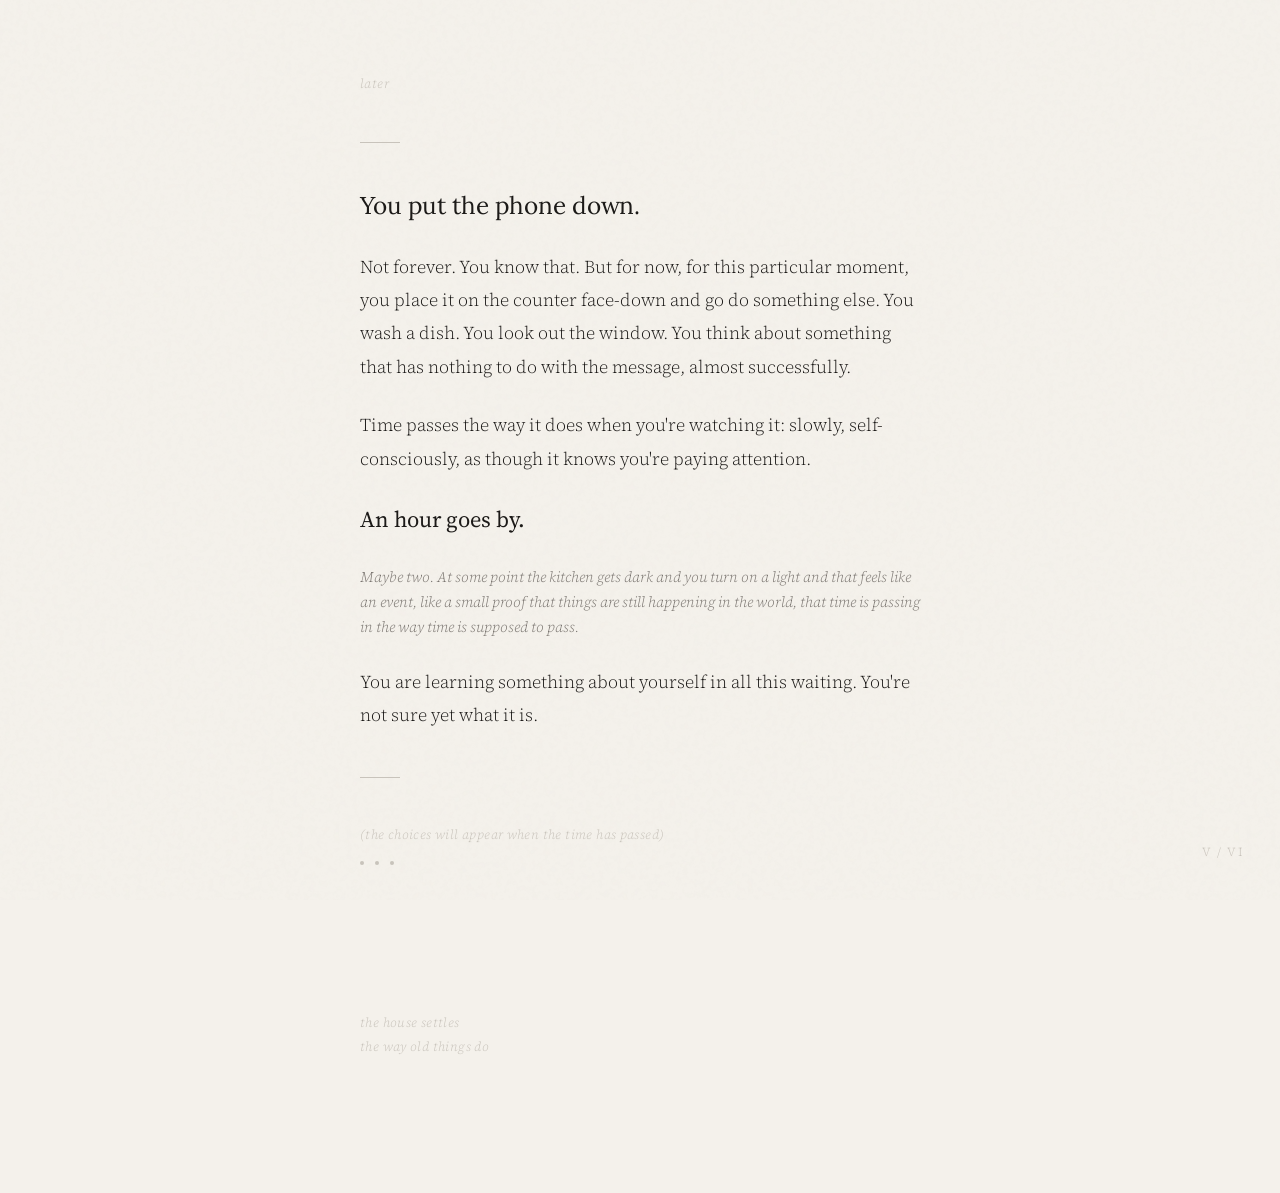
<file: hypertext/page5.html>
<!DOCTYPE html>
<html lang="en">
<head>
  <meta charset="UTF-8">
  <meta name="viewport" content="width=device-width, initial-scale=1.0">
  <title>Time Passes — Still There</title>
  <link rel="stylesheet" href="style.css">
</head>
<body>

  <div class="page">

    <p class="whisper">later</p>

    <div class="rule"></div>

    <h2>You put the phone down.</h2>

    <p>Not forever. You know that. But for now, for this particular moment, you place it on the counter face-down and go do something else. You wash a dish. You look out the window. You think about something that has nothing to do with the message, almost successfully.</p>

    <p>Time passes the way it does when you're watching it: slowly, self-consciously, as though it knows you're paying attention.</p>

    <p class="large">An hour goes by.</p>

    <p class="small">Maybe two. At some point the kitchen gets dark and you turn on a light and that feels like an event, like a small proof that things are still happening in the world, that time is passing in the way time is supposed to pass.</p>

    <p>You are learning something about yourself in all this waiting. You're not sure yet what it is.</p>

    <div class="rule"></div>

    <div class="choices choices--waiting">
      <p class="waiting-note">(the choices will appear when the time has passed)</p>
      <div class="waiting-dots" aria-hidden="true">
        <span></span><span></span><span></span>
      </div>

      <p>You <a href="page4.html">pick the phone back up</a>.</p>

      <p>You <a href="page6.html">go to sleep</a> without checking.</p>
    </div>

    <p class="whisper">the house settles<br>the way old things do</p>

  </div>

  <span class="loc">v&nbsp;/&nbsp;vi</span>

  <script>
    // The links appear slowly. The prose says an hour goes by; the page
    // makes you sit with that for a longer moment before letting you act on it.
    (function () {
      const choices = document.querySelector('.choices--waiting');
      // Reveal after 12 seconds. The waiting note and dots make it clear
      // that the page is intentionally pausing, not broken.
      setTimeout(function () {
        choices.classList.add('choices--revealed');
      }, 12000);
    })();
  </script>

</body>
</html>
</file>
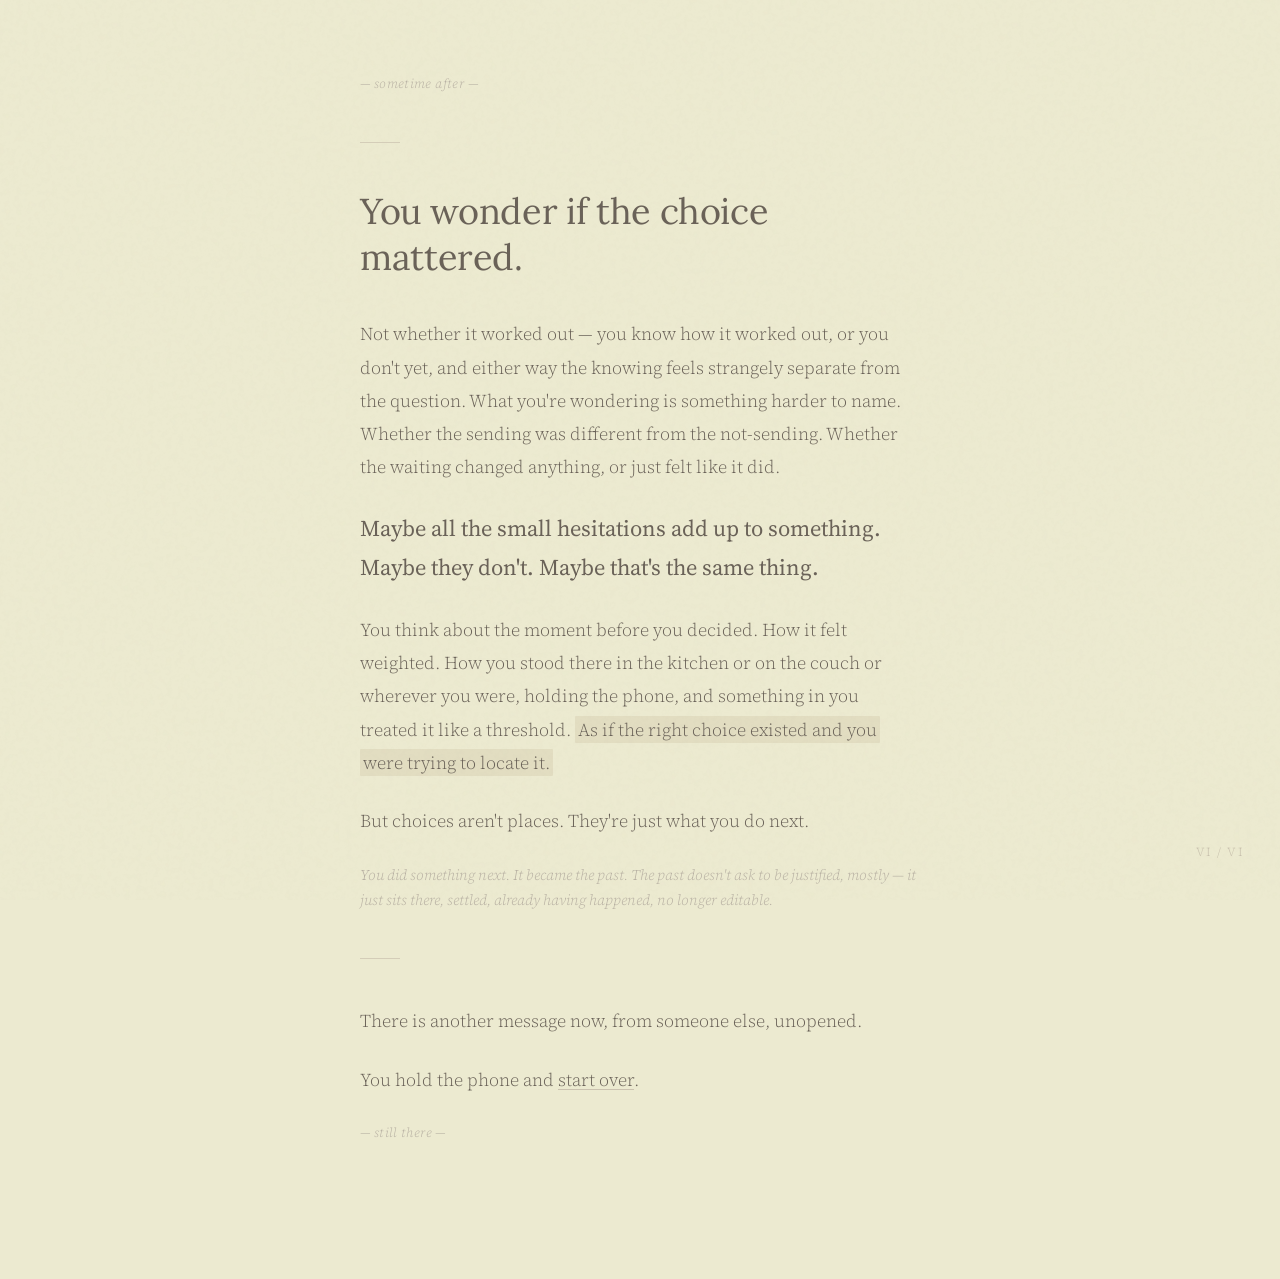
<file: hypertext/page6.html>
<!DOCTYPE html>
<html lang="en">
<head>
  <meta charset="UTF-8">
  <meta name="viewport" content="width=device-width, initial-scale=1.0">
  <title>Reflection — Still There</title>
  <link rel="stylesheet" href="style.css">
</head>
<body class="page-final">

  <div class="page">

    <p class="whisper">— sometime after —</p>

    <div class="rule"></div>

    <h1>You wonder if the choice mattered.</h1>

    <p>Not whether it worked out — you know how it worked out, or you don't yet, and either way the knowing feels strangely separate from the question. What you're wondering is something harder to name. Whether the sending was different from the not-sending. Whether the waiting changed anything, or just felt like it did.</p>

    <p class="large">Maybe all the small hesitations add up to something. Maybe they don't. Maybe that's the same thing.</p>

    <p>You think about the moment before you decided. How it felt weighted. How you stood there in the kitchen or on the couch or wherever you were, holding the phone, and something in you treated it like a threshold. <mark>As if the right choice existed and you were trying to locate it.</mark></p>

    <p>But choices aren't places. They're just what you do next.</p>

    <p class="small">You did something next. It became the past. The past doesn't ask to be justified, mostly — it just sits there, settled, already having happened, no longer editable.</p>

    <div class="rule"></div>

    <p class="gap-sm">There is another message now, from someone else, unopened.</p>

    <p>You hold the phone and <a href="index.html" id="restartLink">start over</a>.</p>

    <p class="whisper">— still there —</p>

  </div>

  <span class="loc">vi&nbsp;/&nbsp;vi</span>

  <script>
    // The page arrives in full color. Then it slowly settles, the warmth
    // draining out, the way the past does.
    (function () {
      // Trigger the drain shortly after page load
      setTimeout(function () {
        document.body.classList.add('settled');
      }, 1500);

      // When the user clicks "start over", clear the stored state
      // so the rechecking page resets too.
      const link = document.getElementById('restartLink');
      if (link) {
        link.addEventListener('click', function () {
          try {
            localStorage.removeItem('stillthere_checks');
            localStorage.removeItem('stillthere_elapsed');
          } catch (e) {}
        });
      }
    })();
  </script>

</body>
</html>
</file>
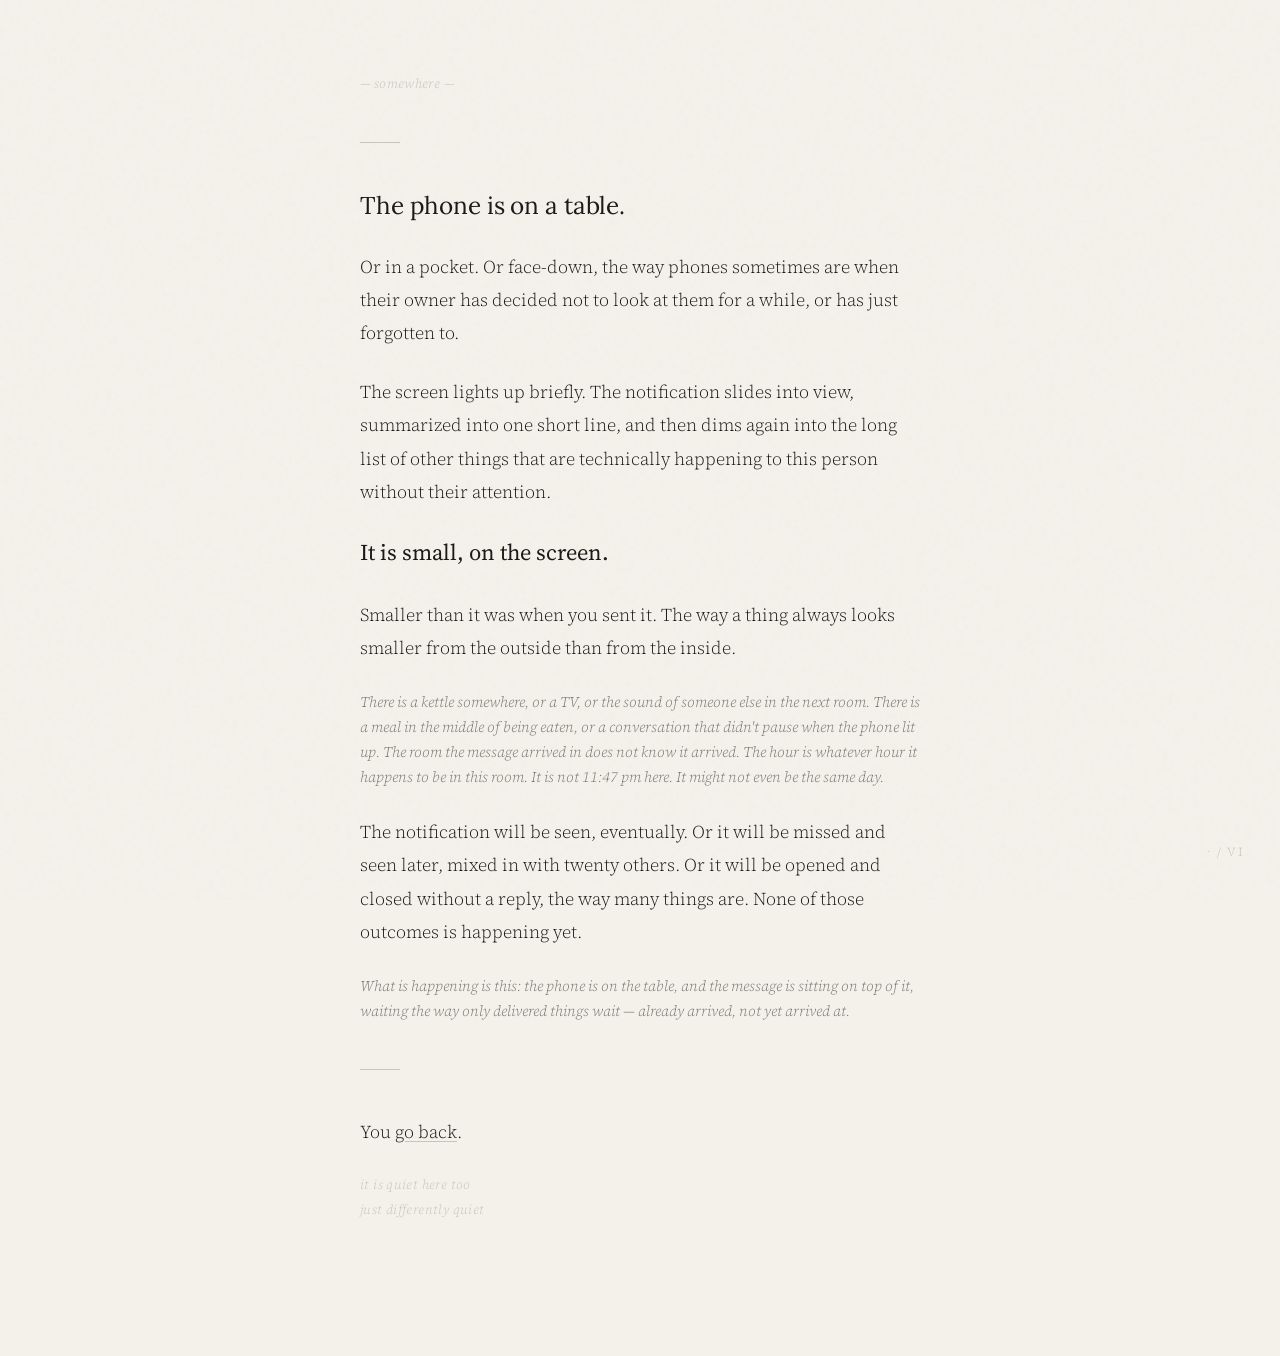
<file: hypertext/somewhere.html>
<!DOCTYPE html>
<html lang="en">
<head>
  <meta charset="UTF-8">
  <meta name="viewport" content="width=device-width, initial-scale=1.0">
  <title>Somewhere — Still There</title>
  <link rel="stylesheet" href="style.css">
</head>
<body>

  <div class="page">

    <p class="whisper">— somewhere —</p>

    <div class="rule"></div>

    <h2>The phone is on a table.</h2>

    <p>Or in a pocket. Or face-down, the way phones sometimes are when their owner has decided not to look at them for a while, or has just forgotten to.</p>

    <p>The screen lights up briefly. The notification slides into view, summarized into one short line, and then dims again into the long list of other things that are technically happening to this person without their attention.</p>

    <p class="large">It is small, on the screen.</p>

    <p>Smaller than it was when you sent it. The way a thing always looks smaller from the outside than from the inside.</p>

    <p class="small">There is a kettle somewhere, or a TV, or the sound of someone else in the next room. There is a meal in the middle of being eaten, or a conversation that didn't pause when the phone lit up. The room the message arrived in does not know it arrived. The hour is whatever hour it happens to be in this room. It is not 11:47 pm here. It might not even be the same day.</p>

    <p>The notification will be seen, eventually. Or it will be missed and seen later, mixed in with twenty others. Or it will be opened and closed without a reply, the way many things are. None of those outcomes is happening yet.</p>

    <p class="small">What is happening is this: the phone is on the table, and the message is sitting on top of it, waiting the way only delivered things wait — already arrived, not yet arrived at.</p>

    <div class="rule"></div>

    <p>You <a href="page2.html">go back</a>.</p>

    <p class="whisper">it is quiet here too<br>just differently quiet</p>

  </div>

  <span class="loc">·&nbsp;/&nbsp;vi</span>

</body>
</html>
</file>
<file: bigwebsite/css/style.css>
/* External stylesheet for The Enormous Page */

body {
  width: 2500px;
  height: 2500px;
  background-color: #1a1a2e;
  font-family: 'Courier New', monospace;
  color: #cccccc;
  margin: 0;
  padding: 0;
}

/* --- ID styling --- */
#welcome {
  position: absolute;
  top: 60px;
  left: 60px;
  width: 420px;
  padding: 30px;
  border: 2px solid #e94560;
  background-color: #16213e;
  text-align: center;
}

#welcome h1 {
  font-family: Georgia, serif;
  font-size: 36px;
  font-weight: bold;
  color: #e94560;
  margin: 0 0 10px 0;
}

#welcome p {
  font-size: 14px;
  font-style: italic;
  line-height: 1.6;
}

/* --- Class styling --- */
.secret {
  position: absolute;
  width: 220px;
  padding: 20px;
  background-color: #0f3460;
  border: 1px dashed #e94560;
  font-size: 13px;
  font-style: italic;
  color: #e94560;
  opacity: 0.6;
  text-align: left;
}

.secret:hover {
  opacity: 1;
}

.treasure {
  position: absolute;
  width: 160px;
  height: 160px;
  background-color: #1a1a2e;
  border: 3px solid gold;
  font-family: Georgia, serif;
  font-size: 15px;
  font-weight: bold;
  color: gold;
  text-align: center;
  padding: 40px 15px;
}

/* --- Span styling --- */
span.glow {
  color: #00fff5;
  font-weight: bold;
  text-decoration: underline;
}

span.hidden-text {
  color: #1a1a2e;
  background-color: #1a1a2e;
  font-size: 12px;
}

span.hidden-text:hover {
  color: #e94560;
}

/* --- Div styling --- */
.note-box {
  position: absolute;
  width: 280px;
  padding: 25px;
  background-color: #16213e;
  border: 2px solid #00fff5;
  font-size: 14px;
  color: #00fff5;
  text-align: center;
}

/* --- Image styling --- */
.pic {
  position: absolute;
  border: 3px solid #cccccc;
  padding: 6px;
  background-color: #16213e;
}

.pic img {
  width: 250px;
  height: auto;
}
</file>
<file: exhibition/css/style.css>
/* ========== RESET & ROOT ========== */
*, *::before, *::after { margin: 0; padding: 0; box-sizing: border-box; }

:root {
  --bg: #0a0a0c;
  --bg-card: #111116;
  --text: #c8c8cc;
  --text-dim: #6a6a72;
  --accent: #4af0c0;
  --accent-dim: #1a6650;
  --break: #e03050;
  --break-dim: #601828;
  --border: #2a2a30;
  --mono: 'Space Mono', monospace;
  --serif: 'Crimson Pro', Georgia, serif;
}

html { scroll-behavior: smooth; }

body {
  background: var(--bg);
  color: var(--text);
  font-family: var(--serif);
  font-size: 18px;
  line-height: 1.7;
  overflow-x: hidden;
}

::selection {
  background: var(--accent);
  color: var(--bg);
}

a {
  color: var(--accent);
  text-decoration: none;
  border-bottom: 1px solid var(--accent-dim);
  transition: border-color 0.3s;
}
a:hover {
  border-bottom-color: var(--accent);
}

/* ========== SCANLINE OVERLAY ========== */
body::before {
  content: '';
  position: fixed;
  top: 0; left: 0; right: 0; bottom: 0;
  background: repeating-linear-gradient(
    0deg,
    transparent,
    transparent 2px,
    rgba(0,0,0,0.03) 2px,
    rgba(0,0,0,0.03) 4px
  );
  pointer-events: none;
  z-index: 1000;
}

/* ========== HERO ========== */
.hero {
  min-height: 100vh;
  display: flex;
  flex-direction: column;
  justify-content: center;
  align-items: center;
  text-align: center;
  padding: 2rem;
  position: relative;
}

.hero::after {
  content: '';
  position: absolute;
  bottom: 0;
  left: 0; right: 0;
  height: 200px;
  background: linear-gradient(to bottom, transparent, var(--bg));
}

.title-glitch {
  font-family: var(--mono);
  font-size: clamp(2rem, 6vw, 4.5rem);
  font-weight: 700;
  color: var(--text);
  letter-spacing: -0.02em;
  line-height: 1.15;
  position: relative;
  margin-bottom: 1.5rem;
}

.title-glitch::before,
.title-glitch::after {
  content: attr(data-text);
  position: absolute;
  top: 0; left: 0;
  width: 100%; height: 100%;
}
.title-glitch::before {
  color: var(--accent);
  clip-path: polygon(0 0, 100% 0, 100% 35%, 0 35%);
  transform: translateX(-3px);
  animation: glitch-shift 8s infinite;
}
.title-glitch::after {
  color: var(--break);
  clip-path: polygon(0 65%, 100% 65%, 100% 100%, 0 100%);
  transform: translateX(3px);
  animation: glitch-shift 8s infinite reverse;
}

@keyframes glitch-shift {
  0%, 92%, 100% { transform: translateX(0); }
  93% { transform: translateX(-4px); }
  94% { transform: translateX(2px); }
  95% { transform: translateX(-2px); }
  96% { transform: translateX(4px); }
}

.subtitle {
  font-family: var(--mono);
  font-size: 0.8rem;
  color: var(--text-dim);
  letter-spacing: 0.15em;
  text-transform: uppercase;
  margin-bottom: 0.5rem;
}

.curator {
  font-family: var(--serif);
  font-style: italic;
  font-size: 1.05rem;
  color: var(--text-dim);
  margin-top: 0.25rem;
}

.scroll-hint {
  position: absolute;
  bottom: 3rem;
  font-family: var(--mono);
  font-size: 0.7rem;
  color: var(--text-dim);
  letter-spacing: 0.2em;
  animation: pulse-fade 3s infinite;
  z-index: 1;
}

@keyframes pulse-fade {
  0%, 100% { opacity: 0.3; }
  50% { opacity: 0.8; }
}

/* ========== DIVIDER ========== */
.divider {
  width: 100%;
  max-width: 900px;
  margin: 0 auto;
  padding: 2rem;
  display: flex;
  align-items: center;
  gap: 0.5rem;
}
.divider span {
  flex: 1;
  height: 1px;
  background: var(--border);
}
.divider span:nth-child(2) {
  flex: 0.3;
  background: var(--break-dim);
  transform: translateY(-2px);
}
.divider span:nth-child(4) {
  flex: 0.15;
  background: var(--accent-dim);
  transform: translateY(1px);
}

/* ========== CURATORIAL TEXT ========== */
.curatorial {
  max-width: 680px;
  margin: 0 auto;
  padding: 3rem 2rem 4rem;
}

.section-label {
  font-family: var(--mono);
  font-size: 0.65rem;
  letter-spacing: 0.25em;
  text-transform: uppercase;
  color: var(--accent);
  margin-bottom: 1.5rem;
  display: flex;
  align-items: center;
  gap: 0.75rem;
}
.section-label::after {
  content: '';
  flex: 1;
  height: 1px;
  background: var(--accent-dim);
}

.curatorial p {
  margin-bottom: 1.4rem;
  font-size: 1.05rem;
  font-weight: 300;
  color: #d8d8dc;
}

.curatorial p:first-of-type::first-letter {
  font-size: 3.2rem;
  font-weight: 600;
  float: left;
  line-height: 1;
  margin-right: 0.12em;
  margin-top: 0.05em;
  color: var(--accent);
  font-family: var(--mono);
}

/* ========== WORK CARDS ========== */
.works-section {
  max-width: 1100px;
  margin: 0 auto;
  padding: 2rem 2rem 6rem;
}

.work-card {
  display: grid;
  grid-template-columns: 1fr 1fr;
  gap: 0;
  margin-bottom: 6rem;
  background: var(--bg-card);
  border: 1px solid var(--border);
  position: relative;
  overflow: hidden;
}

.work-card::before {
  content: '';
  position: absolute;
  top: 0; left: 0;
  width: 3px;
  height: 100%;
  background: var(--accent);
  opacity: 0.5;
}

.work-card:nth-child(odd) {
  direction: rtl;
}
.work-card:nth-child(odd) > * {
  direction: ltr;
}
.work-card:nth-child(odd)::before {
  left: auto;
  right: 0;
  background: var(--break);
}

/* -- Visual Panel -- */
.work-visual {
  position: relative;
  overflow: hidden;
  background: var(--bg);
}

.work-visual img {
  width: 100%;
  height: 100%;
  object-fit: cover;
  display: block;
}

/* -- Info Panel -- */
.work-info {
  padding: 2.5rem;
  display: flex;
  flex-direction: column;
  justify-content: center;
}

.work-number {
  font-family: var(--mono);
  font-size: 0.6rem;
  color: var(--text-dim);
  letter-spacing: 0.2em;
  margin-bottom: 1rem;
}

.work-title {
  font-family: var(--mono);
  font-size: clamp(1.1rem, 2.5vw, 1.5rem);
  font-weight: 700;
  color: #eee;
  margin-bottom: 0.3rem;
  line-height: 1.3;
}

.work-meta {
  font-family: var(--mono);
  font-size: 0.75rem;
  color: var(--text-dim);
  margin-bottom: 1.5rem;
}

.work-description {
  font-family: var(--serif);
  font-size: 0.95rem;
  color: var(--text);
  line-height: 1.7;
  margin-bottom: 1.5rem;
  font-weight: 300;
}

.work-link {
  font-family: var(--mono);
  font-size: 0.7rem;
  letter-spacing: 0.1em;
  text-transform: uppercase;
  display: inline-flex;
  align-items: center;
  gap: 0.5rem;
}
.work-link .arrow {
  display: inline-block;
  transition: transform 0.3s;
}
.work-link:hover .arrow {
  transform: translateX(4px);
}

/* ========== THEMATIC CONNECTIONS ========== */
.connections {
  max-width: 680px;
  margin: 0 auto;
  padding: 2rem 2rem 6rem;
}

.connection-item {
  padding: 1.5rem 0;
  border-bottom: 1px solid var(--border);
}
.connection-item:last-child {
  border-bottom: none;
}

.connection-label {
  font-family: var(--mono);
  font-size: 0.7rem;
  letter-spacing: 0.15em;
  text-transform: uppercase;
  color: var(--accent);
  margin-bottom: 0.5rem;
}

.connection-text {
  font-family: var(--serif);
  font-size: 0.95rem;
  font-weight: 300;
  color: var(--text);
  line-height: 1.7;
}

/* ========== FOOTER ========== */
footer {
  text-align: center;
  padding: 3rem 2rem;
  border-top: 1px solid var(--border);
}
footer p {
  font-family: var(--mono);
  font-size: 0.6rem;
  color: var(--text-dim);
  letter-spacing: 0.15em;
}
.error-code {
  font-family: var(--mono);
  font-size: 0.55rem;
  color: var(--break-dim);
  margin-top: 0.75rem;
  letter-spacing: 0.1em;
}

/* ========== RESPONSIVE ========== */
@media (max-width: 768px) {
  .work-card {
    grid-template-columns: 1fr;
  }
  .work-card:nth-child(odd) {
    direction: ltr;
  }
  .work-visual {
    aspect-ratio: 16/9;
  }
  .work-info {
    padding: 1.5rem;
  }
}
</file>
<file: hypertext/style.css>
@import url('https://fonts.googleapis.com/css2?family=Lora:ital,wght@0,400;0,500;1,400&family=Source+Serif+4:ital,opsz,wght@0,8..60,300;0,8..60,400;1,8..60,300&display=swap');

*, *::before, *::after {
  box-sizing: border-box;
  margin: 0;
  padding: 0;
}

:root {
  --bg: #f4f1eb;
  --ink: #1c1a18;
  --dim: #7a7570;
  --faint: #c8c3bb;
  --accent: #3a3530;
  --link: #1c1a18;
  --link-hover: #7a7570;
}

html {
  background: var(--bg);
  color: var(--ink);
  font-family: 'Source Serif 4', Georgia, serif;
  font-weight: 300;
  font-size: 18px;
  line-height: 1.85;
}

body {
  min-height: 100vh;
  display: flex;
  flex-direction: column;
  align-items: center;
  justify-content: center;
  padding: 4rem 2rem 6rem;
  position: relative;
}

/* Paper grain texture via pseudo-element */
body::before {
  content: '';
  position: fixed;
  inset: 0;
  background-image: url("data:image/svg+xml,%3Csvg viewBox='0 0 200 200' xmlns='http://www.w3.org/2000/svg'%3E%3Cfilter id='n'%3E%3CfeTurbulence type='fractalNoise' baseFrequency='0.75' numOctaves='4' stitchTiles='stitch'/%3E%3C/filter%3E%3Crect width='100%25' height='100%25' filter='url(%23n)' opacity='0.04'/%3E%3C/svg%3E");
  pointer-events: none;
  z-index: 0;
  opacity: 0.5;
}

.page {
  max-width: 560px;
  width: 100%;
  position: relative;
  z-index: 1;
  animation: appear 1.2s ease forwards;
  opacity: 0;
}

@keyframes appear {
  from { opacity: 0; transform: translateY(8px); }
  to   { opacity: 1; transform: translateY(0); }
}

/* ---- Typography scale ---- */

h1 {
  font-family: 'Lora', Georgia, serif;
  font-weight: 400;
  font-size: 2rem;
  line-height: 1.3;
  letter-spacing: -0.01em;
  margin-bottom: 2rem;
  color: var(--ink);
}

h2 {
  font-family: 'Lora', Georgia, serif;
  font-weight: 400;
  font-size: 1.35rem;
  line-height: 1.45;
  letter-spacing: -0.005em;
  margin-bottom: 1.5rem;
  color: var(--ink);
}

p {
  font-size: 1rem;
  color: var(--ink);
  margin-bottom: 1.4rem;
}

p.small {
  font-size: 0.82rem;
  color: var(--dim);
  font-style: italic;
  line-height: 1.7;
}

p.large {
  font-size: 1.25rem;
  line-height: 1.75;
  font-weight: 400;
}

p.whisper {
  font-size: 0.72rem;
  color: var(--faint);
  font-style: italic;
  letter-spacing: 0.03em;
  line-height: 1.9;
}

p.loud {
  font-size: 1.6rem;
  font-family: 'Lora', Georgia, serif;
  font-weight: 500;
  line-height: 1.35;
  margin-bottom: 1.8rem;
}

/* ---- Links ---- */

a {
  color: var(--link);
  text-decoration: underline;
  text-decoration-color: var(--faint);
  text-underline-offset: 3px;
  transition: color 0.25s, text-decoration-color 0.25s;
  cursor: pointer;
}

a:hover {
  color: var(--link-hover);
  text-decoration-color: var(--link-hover);
}

/* ---- Divider ---- */

.rule {
  width: 40px;
  height: 1px;
  background: var(--faint);
  margin: 2.5rem 0;
}

/* ---- Page number / location indicator ---- */

.loc {
  position: fixed;
  bottom: 2rem;
  right: 2rem;
  font-size: 0.68rem;
  color: var(--faint);
  letter-spacing: 0.12em;
  text-transform: uppercase;
  font-style: normal;
  z-index: 10;
}

/* ---- Buttons ---- */

.btn {
  display: inline-block;
  border: 1px solid var(--faint);
  padding: 0.55rem 1.3rem;
  font-family: 'Source Serif 4', serif;
  font-size: 0.85rem;
  font-weight: 300;
  color: var(--dim);
  text-decoration: none;
  letter-spacing: 0.05em;
  transition: border-color 0.25s, color 0.25s;
  margin-top: 0.5rem;
}

.btn:hover {
  border-color: var(--ink);
  color: var(--ink);
  text-decoration: none;
}

/* ---- mark ----
   A soft warm-paper highlight, distinct from the link underline.
   The phrase reads as marginalia or pencil emphasis, not as something clickable. */

mark {
  background: rgba(180, 140, 90, 0.13);
  color: inherit;
  padding: 0.05em 0.18em;
  border-radius: 1px;
  box-decoration-break: clone;
  -webkit-box-decoration-break: clone;
}

/* ---- spacing helpers ---- */
.gap { margin-top: 2.5rem; }
.gap-sm { margin-top: 1rem; }

/* ============================================================
   FINAL DRAFT ADDITIONS
   Three behavioral changes, one per page.
   ============================================================ */

/* ---- page 4 (rechecking) ----
   Opacity and blur are set inline by JS based on visit count.
   The appear animation is disabled here because its 'forwards' fill
   would override the inline opacity. The transition still applies
   smoothly when the user navigates back to the page.
   Baseline starts slightly heavier than other pages so the fade
   reads more clearly against full opacity. */
.page--checking {
  animation: none;
  opacity: 1;
  transition: opacity 1.2s ease;
}
.page--checking p,
.page--checking h2 {
  color: #0f0e0d;
  font-weight: 400;
}
.page--checking .loud {
  font-weight: 600;
}
.page--checking p.small,
.page--checking p.whisper {
  color: #5a544f;
}

/* ---- page 5 (time passes) ----
   Choices are hidden by default and only revealed after a delay,
   so the reader actually has to sit with the prose for a moment. */
.choices--waiting {
  position: relative;
}

.choices--waiting > p:not(.waiting-note) {
  opacity: 0;
  transform: translateY(4px);
  transition: opacity 1.5s ease, transform 1.5s ease;
  pointer-events: none;
}

.choices--waiting .waiting-note {
  font-size: 0.72rem;
  color: var(--faint);
  font-style: italic;
  letter-spacing: 0.03em;
  transition: opacity 1.2s ease;
  margin-bottom: 0.8rem;
}

.waiting-dots {
  display: flex;
  gap: 0.6rem;
  margin-bottom: 1.6rem;
  transition: opacity 1.2s ease;
}

.waiting-dots span {
  width: 4px;
  height: 4px;
  border-radius: 50%;
  background: var(--faint);
  animation: dot-pulse 2.2s ease-in-out infinite;
}

.waiting-dots span:nth-child(2) {
  animation-delay: 0.5s;
}

.waiting-dots span:nth-child(3) {
  animation-delay: 1s;
}

@keyframes dot-pulse {
  0%, 100% { opacity: 0.25; transform: scale(1); }
  50%      { opacity: 0.85; transform: scale(1.2); }
}

.choices--revealed .waiting-note,
.choices--revealed .waiting-dots {
  opacity: 0;
  pointer-events: none;
  height: 0;
  margin: 0;
  overflow: hidden;
}

.choices--revealed > p:not(.waiting-note) {
  opacity: 1;
  transform: translateY(0);
  pointer-events: auto;
}

/* ---- page 6 (final, color drains) ----
   Page arrives warm. After a beat, the body picks up the .settled class
   and the warmth slowly leaves: paper turns paler, ink softens, the
   accent line dims. The text stays readable. */

/* The base background lives on html, so we transition html when the
   final page is active. */
html:has(body.page-final) {
  transition: background 18s ease;
}
html:has(body.page-final.settled) {
  background: #ecead0;
}

.page-final .page,
.page-final h1,
.page-final h2,
.page-final p,
.page-final mark,
.page-final .rule,
.page-final .loc,
.page-final a {
  transition: color 18s ease, background 18s ease,
              border-color 18s ease, text-decoration-color 18s ease;
}

/* When settled, override the active color variables for this page only.
   Cascading these onto specific elements keeps the transition smooth. */
.page-final.settled h1,
.page-final.settled h2,
.page-final.settled p {
  color: #6a6258;
}

.page-final.settled p.small,
.page-final.settled p.whisper {
  color: #b8b1a3;
}

.page-final.settled mark {
  background: rgba(140, 110, 70, 0.10);
}

.page-final.settled .rule {
  background: #d4cdb8;
}

.page-final.settled a {
  color: #6a6258;
  text-decoration-color: #cbc2af;
}

.page-final.settled a:hover {
  color: #4a443c;
  text-decoration-color: #6a6258;
}

.page-final.settled .loc {
  color: #c8c0ad;
}

/* ---- detour pages ---- */

/* draft page: a soft inset block holding the unsent attempts */
.draft-box {
  margin: 2rem 0 2rem;
  padding: 1.5rem 1.6rem 1.2rem;
  border-left: 1px solid var(--faint);
  background: rgba(0, 0, 0, 0.02);
  position: relative;
}

.draft-line {
  font-size: 0.95rem;
  font-style: italic;
  color: var(--dim);
  margin-bottom: 0.4rem;
  line-height: 1.55;
}

.draft-line s {
  text-decoration-color: var(--dim);
  text-decoration-thickness: 1px;
}

.draft-line--final {
  margin-top: 1rem;
  font-style: normal;
  color: var(--ink);
  margin-bottom: 0;
  display: inline-block;
}

.draft-cursor {
  display: inline-block;
  font-family: 'Source Serif 4', serif;
  font-weight: 300;
  color: var(--ink);
  margin-left: 0.15rem;
  font-size: 0.95rem;
  animation: cursor-blink 1.1s steps(2) infinite;
}

@keyframes cursor-blink {
  0%, 50% { opacity: 1; }
  51%, 100% { opacity: 0; }
}

/* ---- mobile ----
   Tighter padding, smaller heading scale, and a less obtrusive
   location indicator on narrow screens. */
@media (max-width: 600px) {
  html { font-size: 17px; }

  body {
    padding: 2.5rem 1.4rem 5rem;
  }

  h1 {
    font-size: 1.65rem;
  }

  h2 {
    font-size: 1.2rem;
  }

  p.loud {
    font-size: 1.4rem;
  }

  p.large {
    font-size: 1.15rem;
  }

  .loc {
    bottom: 1rem;
    right: 1.2rem;
    font-size: 0.62rem;
  }

  .draft-box {
    padding: 1.2rem 1.2rem 1rem;
  }
}
</file>
<file: jstest/css/style.css>
* {
    margin: 0;
    padding: 0;
    box-sizing: border-box;
}

body {
    min-height: 100vh;
    display: flex;
    justify-content: center;
    align-items: center;
    background: #0a0a0a;
    font-family: "Courier New", monospace;
    color: #e0e0e0;
    transition: background-color 0.3s ease;
}

.container {
    text-align: center;
}

#heading {
    font-size: 2rem;
    letter-spacing: 0.05em;
    cursor: pointer;
    margin-bottom: 1rem;
    transition: color 0.2s ease, transform 0.2s ease;
}

#heading:hover {
    transform: scale(1.05);
}

#counter-text {
    font-size: 0.9rem;
    color: #888;
    margin-bottom: 2rem;
}

#box {
    width: 150px;
    height: 150px;
    margin: 0 auto;
    border-radius: 12px;
    background: #222;
    transition: background-color 0.3s ease, transform 0.3s ease, border-radius 0.3s ease;
}
</file>
<file: quilt/css/style.css>
* {
    margin: 0;
    padding: 0;
    box-sizing: border-box;
}

html, body {
    width: 100%;
    height: 100%;
    overflow: hidden;
}

.quilt-container {
    display: grid;
    grid-template-columns: repeat(5, 1fr);
    grid-template-rows: repeat(5, 1fr);
    width: 100vw;
    height: 100vh;
    background-color: #000;
}

.shape {
    width: 100%;
    height: 100%;
    transition: transform 0.3s;
}

.shape:hover {
    transform: scale(0.95);
    z-index: 10;
}

.type-a {
    background-color: #ff5f5f;
}

.type-b {
    background-color: #ffbd44;
    border-radius: 50%;
    border: 10px solid #000;
}

.type-c {
    background-image: url('https://picsum.photos/200');
    background-size: cover;
    background-position: center;
}

.type-d {
    background-color: #28c840;
    opacity: 0.5;
    clip-path: polygon(50% 0%, 100% 100%, 0% 100%);
}

.type-e {
    background: linear-gradient(45deg, #121212, #3a3a3a);
    border: 5px solid #fff;
}
</file>
<file: transformation/css/style.css>
body {
    font-family: Arial, Helvetica, sans-serif;
    background-color: #f5f5f5;
    color: #1a1a1a;
    text-align: center;
    padding: 40px;
    transition: background-color 0.5s, color 0.5s;
}

#headline {
    font-size: 40px;
    font-weight: 300;
    margin-bottom: 10px;
    transition: all 0.5s;
}

#subtext {
    font-size: 18px;
    color: #666;
    margin-bottom: 40px;
    transition: all 0.5s;
}

.box {
    background: white;
    border: 1px solid #ddd;
    padding: 30px;
    margin: 15px auto;
    max-width: 400px;
    transition: all 0.5s;
    cursor: pointer;
}

.box h2 {
    margin-bottom: 8px;
}

#counter {
    margin-top: 30px;
    font-size: 14px;
    color: #999;
}
</file>
